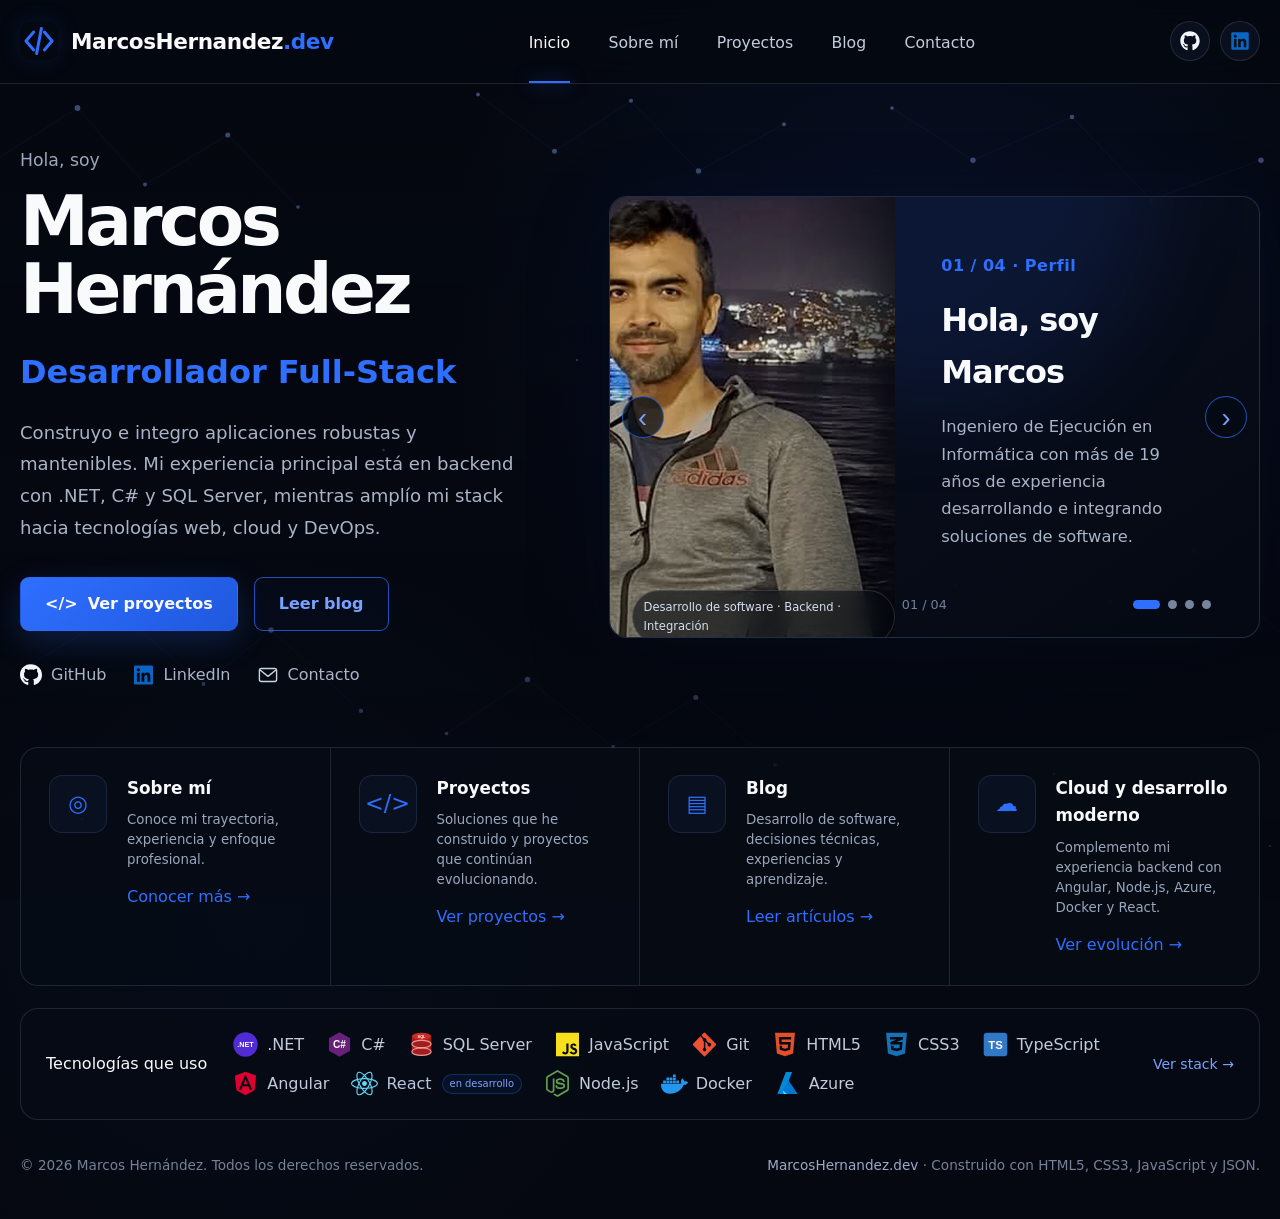
<file: index.html>
<!DOCTYPE html>
<html lang="es-CL">
<head>
  <meta charset="UTF-8">
  <meta name="viewport" content="width=device-width, initial-scale=1">
  <meta name="description" content="Sitio personal de Marcos Hernández, desarrollador de software con experiencia en .NET, C#, SQL Server, integración, web y cloud.">
  <meta name="theme-color" content="#050810">
  <title>Marcos Hernández | Desarrollador de Software</title>
  <link rel="stylesheet" href="css/site.css">
</head>
<body>
  <a class="skip-link" href="#contenido">Saltar al contenido</a>
  <site-header data-active="inicio"></site-header>

  <main id="contenido">
    <section class="hero container">
      <div class="hero-copy">
        <p class="eyebrow">Hola, soy</p>
        <h1>Marcos Hernández</h1>
        <p class="role">Desarrollador Full-Stack</p>
        <p class="hero-description">Construyo e integro aplicaciones robustas y mantenibles. Mi experiencia principal está en backend con .NET, C# y SQL Server, mientras amplío mi stack hacia tecnologías web, cloud y DevOps.</p>

        <div class="hero-actions">
          <a class="btn btn-primary" href="proyectos/index.html"><span aria-hidden="true">&lt;/&gt;</span> Ver proyectos</a>
          <a class="btn btn-secondary" href="blog/index.html">Leer blog</a>
        </div>

        <div class="social-links" aria-label="Enlaces profesionales">
          <a class="social-link icon-github" href="https://github.com/marcoshernandezti" target="_blank" rel="noopener noreferrer">
            <img src="img/icons/github.svg" alt="" aria-hidden="true"> GitHub
          </a>
          <a class="social-link" href="https://www.linkedin.com/in/marcoshernandezalvarez/" target="_blank" rel="noopener noreferrer">
            <img src="img/icons/linkedin.svg" alt="" aria-hidden="true"> LinkedIn
          </a>
          <a class="social-link" href="contacto/index.html">
            <img src="img/icons/mail.svg" alt="" aria-hidden="true"> Contacto
          </a>
        </div>
      </div>

      <div class="story-carousel" aria-roledescription="carrusel" aria-label="Historia profesional de Marcos Hernández">
        <div class="carousel-stage" id="carousel-stage" aria-live="polite"></div>
        <button class="carousel-arrow prev" type="button" aria-label="Historia anterior">‹</button>
        <button class="carousel-arrow next" type="button" aria-label="Historia siguiente">›</button>
        <div class="carousel-footer">
          <span class="carousel-counter" id="carousel-counter">01 / 04</span>
          <div class="carousel-dots" id="carousel-dots"></div>
        </div>
      </div>
    </section>

    <section class="quick-links container" aria-label="Explorar el sitio">
      <a class="quick-card" href="sobre-mi/index.html">
        <span class="card-icon" aria-hidden="true">◎</span>
        <span><strong>Sobre mí</strong><small>Conoce mi trayectoria, experiencia y enfoque profesional.</small><em>Conocer más →</em></span>
      </a>
      <a class="quick-card" href="proyectos/index.html">
        <span class="card-icon" aria-hidden="true">&lt;/&gt;</span>
        <span><strong>Proyectos</strong><small>Soluciones que he construido y proyectos que continúan evolucionando.</small><em>Ver proyectos →</em></span>
      </a>
      <a class="quick-card" href="blog/index.html">
        <span class="card-icon" aria-hidden="true">▤</span>
        <span><strong>Blog</strong><small>Desarrollo de software, decisiones técnicas, experiencias y aprendizaje.</small><em>Leer artículos →</em></span>
      </a>
      <a class="quick-card" href="sobre-mi/index.html#aprendizaje">
        <span class="card-icon" aria-hidden="true">☁</span>
        <span><strong>Cloud y desarrollo moderno</strong><small>Complemento mi experiencia backend con Angular, Node.js, Azure, Docker y React.</small><em>Ver evolución →</em></span>
      </a>
    </section>

    <section class="tech-strip container" aria-labelledby="tech-title">
      <span class="tech-label" id="tech-title">Tecnologías que uso</span>
      <div class="tech-items tech-with-icons">
        <span class="tech-item"><img src="img/icons/dotnet.svg" alt="">.NET</span>
        <span class="tech-item"><img src="img/icons/csharp.svg" alt="">C#</span>
        <span class="tech-item"><img src="img/icons/sqlserver.svg" alt="">SQL Server</span>
        <span class="tech-item"><img src="img/icons/javascript.svg" alt="">JavaScript</span>
        <span class="tech-item"><img src="img/icons/git.svg" alt="">Git</span>
        <span class="tech-item"><img src="img/icons/html5.svg" alt="">HTML5</span>
        <span class="tech-item"><img src="img/icons/css3.svg" alt="">CSS3</span>
        <span class="tech-item"><img src="img/icons/typescript.svg" alt="">TypeScript</span>
        <span class="tech-item"><img src="img/icons/angular.svg" alt="">Angular</span>
        <span class="tech-item strengthening"><img src="img/icons/react.svg" alt="">React</span>
        <span class="tech-item"><img src="img/icons/nodejs.svg" alt="">Node.js</span>
        <span class="tech-item"><img src="img/icons/docker.svg" alt="">Docker</span>
        <span class="tech-item"><img src="img/icons/azure.svg" alt="">Azure</span>
      </div>
      <a class="tech-more" href="sobre-mi/index.html#tecnologias">Ver stack →</a>
    </section>
  </main>

  <site-footer></site-footer>
  <script src="js/site.js" defer></script>
  <script src="js/home.js" defer></script>
</body>
</html>
</file>
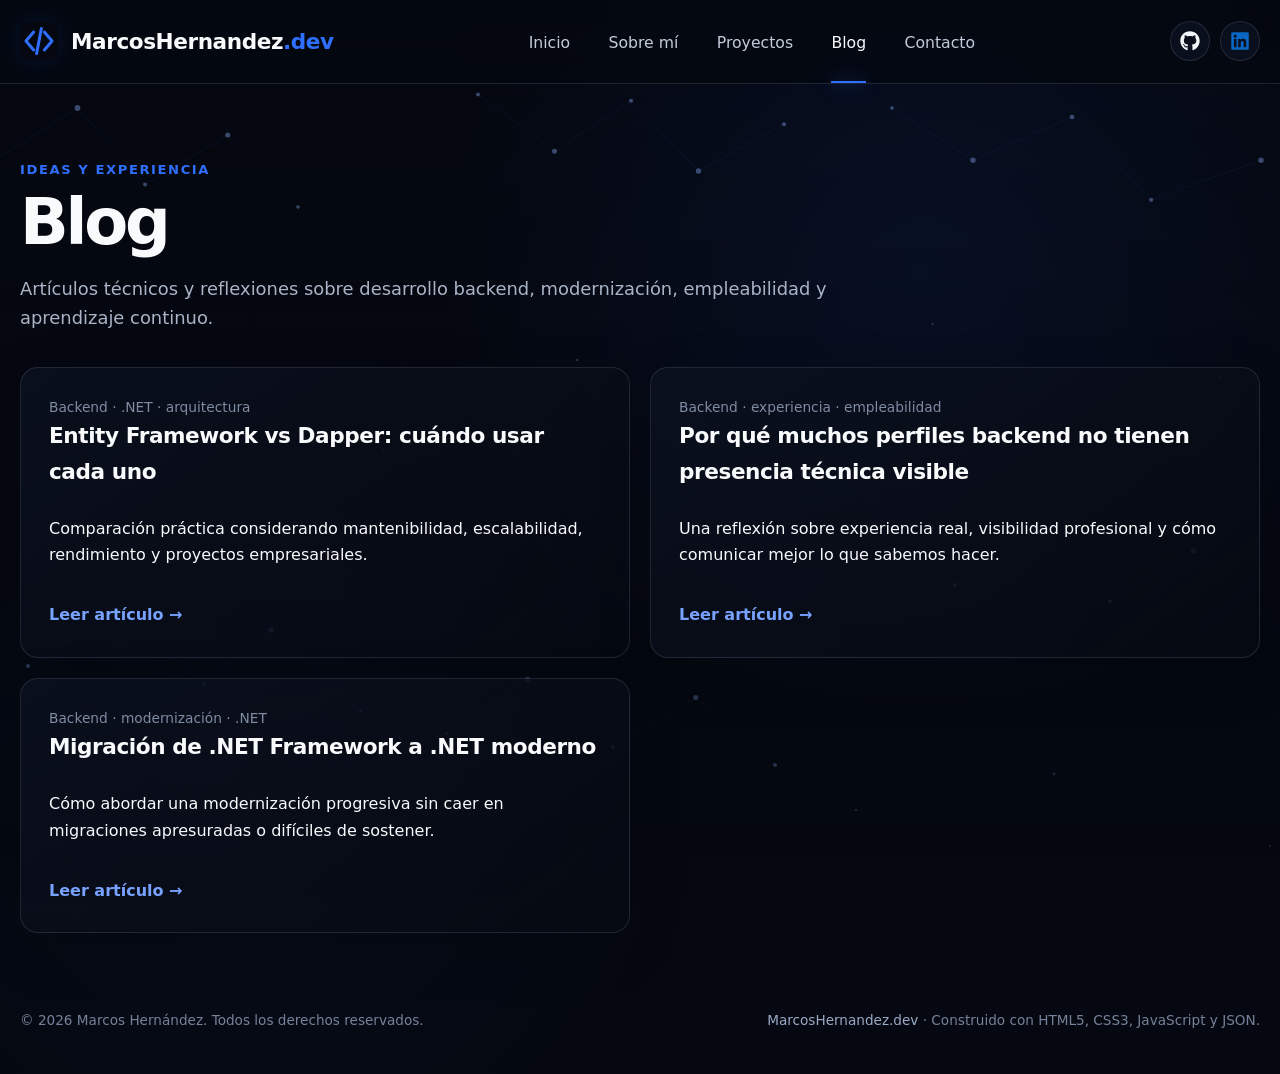
<file: blog/index.html>
<!DOCTYPE html><html lang="es-CL"><head><meta charset="UTF-8"><meta name="viewport" content="width=device-width,initial-scale=1"><title>Blog | Marcos Hernández</title><meta name="description" content="Artículos y reflexiones sobre backend, .NET, experiencia profesional y aprendizaje continuo."><link rel="stylesheet" href="../css/site.css"></head><body><site-header data-active="blog"></site-header><main class="page-main"><div class="container"><header class="page-hero"><span class="page-kicker">Ideas y experiencia</span><h1 class="page-title">Blog</h1><p class="page-lead">Artículos técnicos y reflexiones sobre desarrollo backend, modernización, empleabilidad y aprendizaje continuo.</p></header><div class="blog-grid">
<article class="content-card post-card"><span class="meta">Backend · .NET · arquitectura</span><h2>Entity Framework vs Dapper: cuándo usar cada uno</h2><p>Comparación práctica considerando mantenibilidad, escalabilidad, rendimiento y proyectos empresariales.</p><a class="card-link" href="entity-framework-vs-dapper/index.html">Leer artículo →</a></article>
<article class="content-card post-card"><span class="meta">Backend · experiencia · empleabilidad</span><h2>Por qué muchos perfiles backend no tienen presencia técnica visible</h2><p>Una reflexión sobre experiencia real, visibilidad profesional y cómo comunicar mejor lo que sabemos hacer.</p><a class="card-link" href="presencia-tecnica-backend/index.html">Leer artículo →</a></article>
<article class="content-card post-card"><span class="meta">Backend · modernización · .NET</span><h2>Migración de .NET Framework a .NET moderno</h2><p>Cómo abordar una modernización progresiva sin caer en migraciones apresuradas o difíciles de sostener.</p><a class="card-link" href="migracion-dotnet-core/index.html">Leer artículo →</a></article>
</div></div></main><site-footer></site-footer><script src="../js/site.js" defer></script></body></html>
</file>
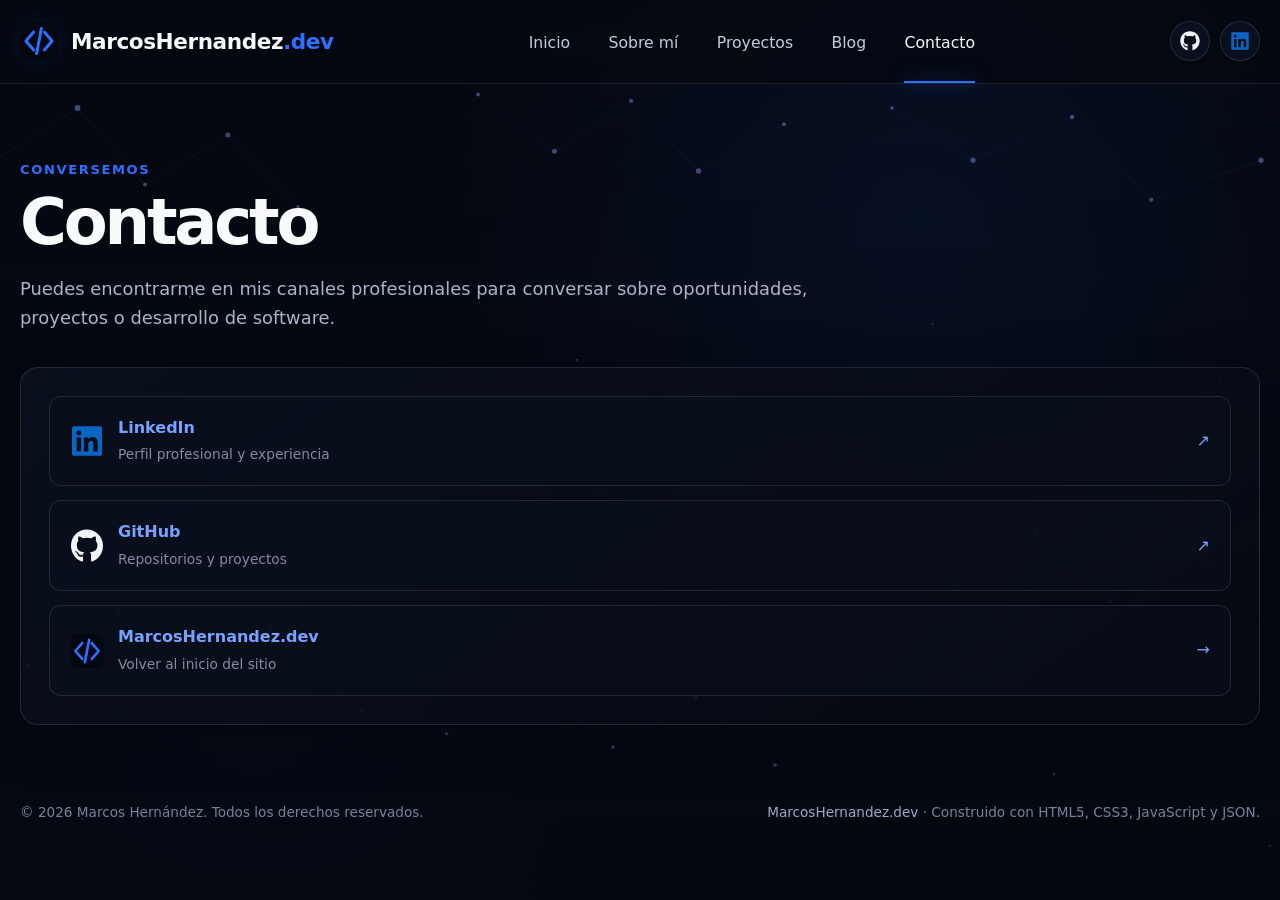
<file: contacto/index.html>
<!DOCTYPE html>
<html lang="es-CL">
<head>
  <meta charset="UTF-8">
  <meta name="viewport" content="width=device-width, initial-scale=1">
  <meta name="description" content="Contacto profesional con Marcos Hernández.">
  <meta name="theme-color" content="#050810">
  <title>Contacto | Marcos Hernández</title>
  <link rel="stylesheet" href="../css/site.css">
</head>
<body>
  <site-header data-active="contacto"></site-header>
  <main class="page-main">
    <div class="container">
      <header class="page-hero">
        <span class="page-kicker">Conversemos</span>
        <h1 class="page-title">Contacto</h1>
        <p class="page-lead">Puedes encontrarme en mis canales profesionales para conversar sobre oportunidades, proyectos o desarrollo de software.</p>
      </header>

      <div class="content-card contact-list">
        <a class="contact-item" href="https://www.linkedin.com/in/marcoshernandezalvarez/" target="_blank" rel="noopener noreferrer">
          <span class="contact-main"><img class="contact-icon" src="../img/icons/linkedin.svg" alt=""><span><strong>LinkedIn</strong><br><span class="meta">Perfil profesional y experiencia</span></span></span><span>↗</span>
        </a>
        <a class="contact-item icon-github" href="https://github.com/marcoshernandezti" target="_blank" rel="noopener noreferrer">
          <span class="contact-main"><img class="contact-icon" src="../img/icons/github.svg" alt=""><span><strong>GitHub</strong><br><span class="meta">Repositorios y proyectos</span></span></span><span>↗</span>
        </a>
        <a class="contact-item" href="../index.html">
          <span class="contact-main"><img class="contact-icon" src="../img/icons/favicon.svg" alt=""><span><strong>MarcosHernandez.dev</strong><br><span class="meta">Volver al inicio del sitio</span></span></span><span>→</span>
        </a>
      </div>
    </div>
  </main>
  <site-footer></site-footer>
  <script src="../js/site.js" defer></script>
</body>
</html>
</file>
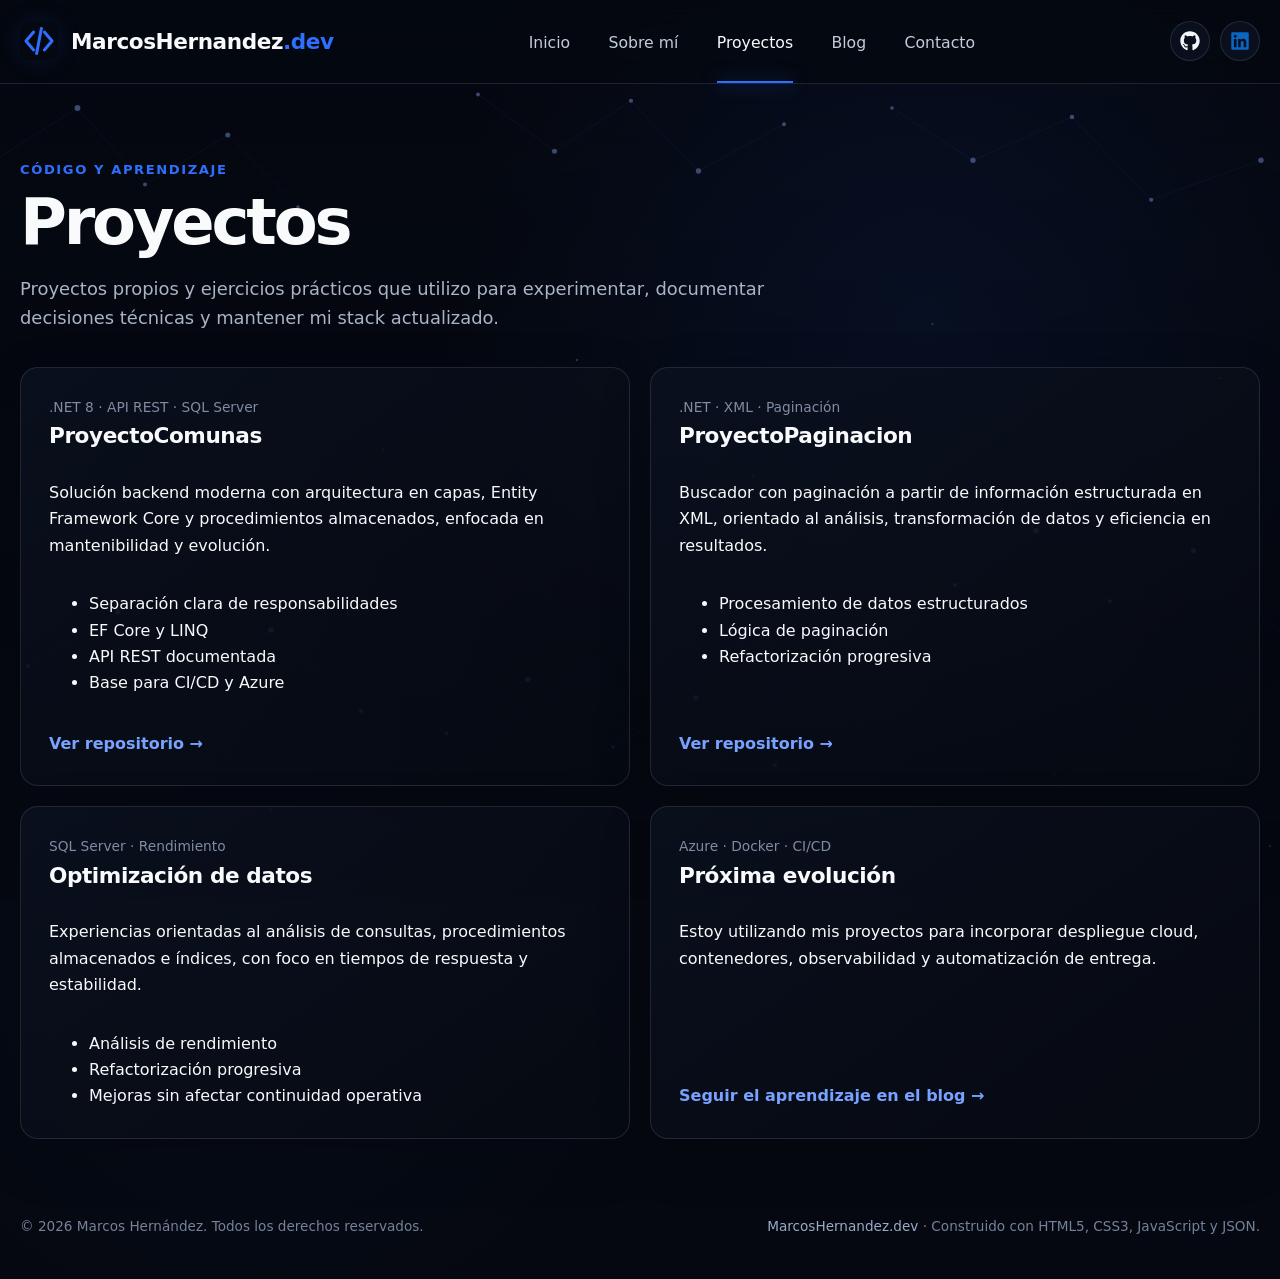
<file: proyectos/index.html>
<!DOCTYPE html><html lang="es-CL"><head><meta charset="UTF-8"><meta name="viewport" content="width=device-width,initial-scale=1"><title>Proyectos | Marcos Hernández</title><meta name="description" content="Proyectos de Marcos Hernández enfocados en backend, APIs, datos y modernización."><link rel="stylesheet" href="../css/site.css"></head><body><site-header data-active="proyectos"></site-header><main class="page-main"><div class="container"><header class="page-hero"><span class="page-kicker">Código y aprendizaje</span><h1 class="page-title">Proyectos</h1><p class="page-lead">Proyectos propios y ejercicios prácticos que utilizo para experimentar, documentar decisiones técnicas y mantener mi stack actualizado.</p></header><div class="project-grid">
<article class="content-card project-card"><span class="meta">.NET 8 · API REST · SQL Server</span><h2>ProyectoComunas</h2><p>Solución backend moderna con arquitectura en capas, Entity Framework Core y procedimientos almacenados, enfocada en mantenibilidad y evolución.</p><ul><li>Separación clara de responsabilidades</li><li>EF Core y LINQ</li><li>API REST documentada</li><li>Base para CI/CD y Azure</li></ul><a class="card-link" href="https://github.com/marcoshernandezti/ProyectoComunas" target="_blank" rel="noopener noreferrer">Ver repositorio →</a></article>
<article class="content-card project-card"><span class="meta">.NET · XML · Paginación</span><h2>ProyectoPaginacion</h2><p>Buscador con paginación a partir de información estructurada en XML, orientado al análisis, transformación de datos y eficiencia en resultados.</p><ul><li>Procesamiento de datos estructurados</li><li>Lógica de paginación</li><li>Refactorización progresiva</li></ul><a class="card-link" href="https://github.com/marcoshernandezti/ProyectoPaginacion" target="_blank" rel="noopener noreferrer">Ver repositorio →</a></article>
<article class="content-card project-card"><span class="meta">SQL Server · Rendimiento</span><h2>Optimización de datos</h2><p>Experiencias orientadas al análisis de consultas, procedimientos almacenados e índices, con foco en tiempos de respuesta y estabilidad.</p><ul><li>Análisis de rendimiento</li><li>Refactorización progresiva</li><li>Mejoras sin afectar continuidad operativa</li></ul></article>
<article class="content-card project-card"><span class="meta">Azure · Docker · CI/CD</span><h2>Próxima evolución</h2><p>Estoy utilizando mis proyectos para incorporar despliegue cloud, contenedores, observabilidad y automatización de entrega.</p><a class="card-link" href="../blog/index.html">Seguir el aprendizaje en el blog →</a></article>
</div></div></main><site-footer></site-footer><script src="../js/site.js" defer></script></body></html>
</file>
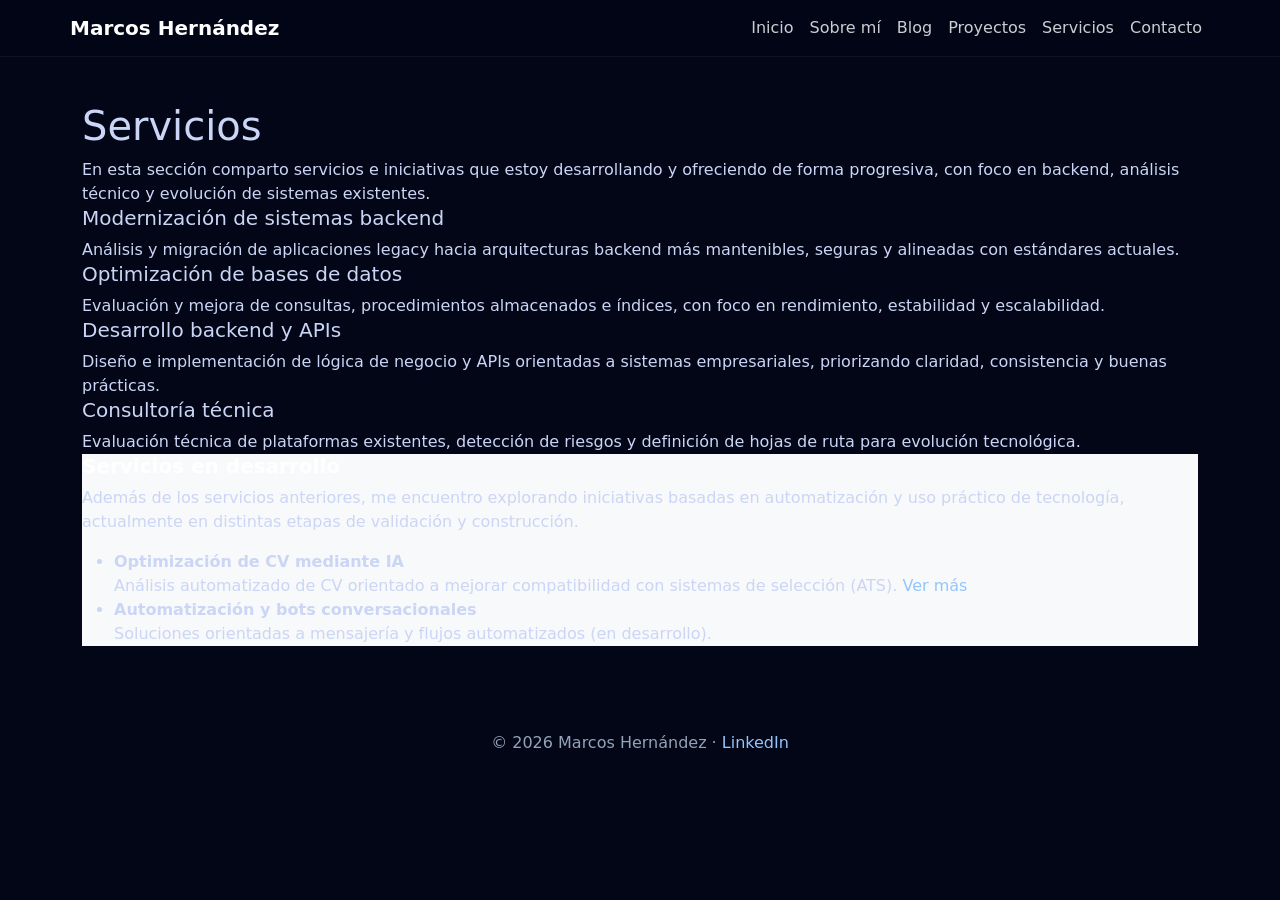
<file: servicios/index.html>
<!DOCTYPE html>
<html lang="es">
<head>
  <meta charset="UTF-8">
  <meta name="viewport" content="width=device-width, initial-scale=1">

  <title>Servicios | Marcos Hernández</title>

  <meta name="description" content="Servicios y soluciones en desarrollo de Marcos Hernández.">
  <meta name="author" content="Marcos Hernández">

  <!-- Google Analytics -->
  <script async src="https://www.googletagmanager.com/gtag/js?id=G-2KFRD0RRSB"></script>
  <script>
    window.dataLayer = window.dataLayer || [];
    function gtag(){dataLayer.push(arguments);}
    gtag('js', new Date());

    gtag('config', 'G-2KFRD0RRSB');
  </script>

  <!-- Bootstrap -->
  <link href="https://cdn.jsdelivr.net/npm/bootstrap@5.3.3/dist/css/bootstrap.min.css" rel="stylesheet">

  <!-- Estilos propios -->
  <link href="../css/style.css" rel="stylesheet">
</head>

<body>

<!-- ====== HEADER ====== -->
<header class="site-header">
  <nav class="container navbar navbar-expand-lg navbar-light">
    <a class="navbar-brand fw-semibold" href="/">Marcos Hernández</a>

    <button class="navbar-toggler" type="button" data-bs-toggle="collapse" data-bs-target="#menu">
      <span class="navbar-toggler-icon"></span>
    </button>

    <div id="menu" class="collapse navbar-collapse">
      <ul class="navbar-nav ms-auto">
        <li class="nav-item"><a class="nav-link" href="/">Inicio</a></li>
        <li class="nav-item"><a class="nav-link" href="/sobre-mi/">Sobre mí</a></li>
        <li class="nav-item"><a class="nav-link" href="/blog/">Blog</a></li>
        <li class="nav-item"><a class="nav-link" href="/proyectos/">Proyectos</a></li>
        <li class="nav-item"><span class="nav-link active">Servicios</span></li>
        <li class="nav-item"><a class="nav-link" href="/contacto/">Contacto</a></li>
      </ul>
    </div>
  </nav>
</header>

<!-- ====== SERVICIOS ====== -->
<section class="section">
  <div class="container">

    <h1 class="section-title">Servicios</h1>

    <!-- INTRO -->
    <div class="service-card">
      <p class="mb-0">
        En esta sección comparto servicios e iniciativas que estoy desarrollando y ofreciendo de
        forma progresiva, con foco en backend, análisis técnico y evolución de sistemas existentes.
      </p>
    </div>

    <!-- SERVICIOS PRINCIPALES -->
    <div class="service-card">
      <h3 class="h5 mb-2">Modernización de sistemas backend</h3>
      <p class="mb-0">
        Análisis y migración de aplicaciones legacy hacia arquitecturas backend más mantenibles,
        seguras y alineadas con estándares actuales.
      </p>
    </div>

    <div class="service-card">
      <h3 class="h5 mb-2">Optimización de bases de datos</h3>
      <p class="mb-0">
        Evaluación y mejora de consultas, procedimientos almacenados e índices, con foco en
        rendimiento, estabilidad y escalabilidad.
      </p>
    </div>

    <div class="service-card">
      <h3 class="h5 mb-2">Desarrollo backend y APIs</h3>
      <p class="mb-0">
        Diseño e implementación de lógica de negocio y APIs orientadas a sistemas empresariales,
        priorizando claridad, consistencia y buenas prácticas.
      </p>
    </div>

    <div class="service-card">
      <h3 class="h5 mb-2">Consultoría técnica</h3>
      <p class="mb-0">
        Evaluación técnica de plataformas existentes, detección de riesgos y definición de
        hojas de ruta para evolución tecnológica.
      </p>
    </div>

    <!-- SERVICIOS EN DESARROLLO -->
    <div class="service-card bg-light">
      <h2 class="h5 mb-2">Servicios en desarrollo</h2>

      <p>
        Además de los servicios anteriores, me encuentro explorando iniciativas basadas en
        automatización y uso práctico de tecnología, actualmente en distintas etapas de
        validación y construcción.
      </p>

      <ul class="mb-0">
        <li>
          <strong>Optimización de CV mediante IA</strong><br>
          Análisis automatizado de CV orientado a mejorar compatibilidad con sistemas de selección (ATS).
          <a href="/servicios/optimizacion-cv/">Ver más</a>
        </li>
        <li>
          <strong>Automatización y bots conversacionales</strong><br>
          Soluciones orientadas a mensajería y flujos automatizados (en desarrollo).
        </li>
      </ul>
    </div>

  </div>
</section>

<!-- ====== FOOTER ====== -->
<footer class="site-footer">
  <div class="container">
    <p>
      © 2026 Marcos Hernández ·
      <a href="https://www.linkedin.com/in/marcoshernandezalvarez/" target="_blank">LinkedIn</a>
    </p>
  </div>
</footer>

<script src="https://cdn.jsdelivr.net/npm/bootstrap@5.3.3/dist/js/bootstrap.bundle.min.js"></script>
</body>
</html>
</file>
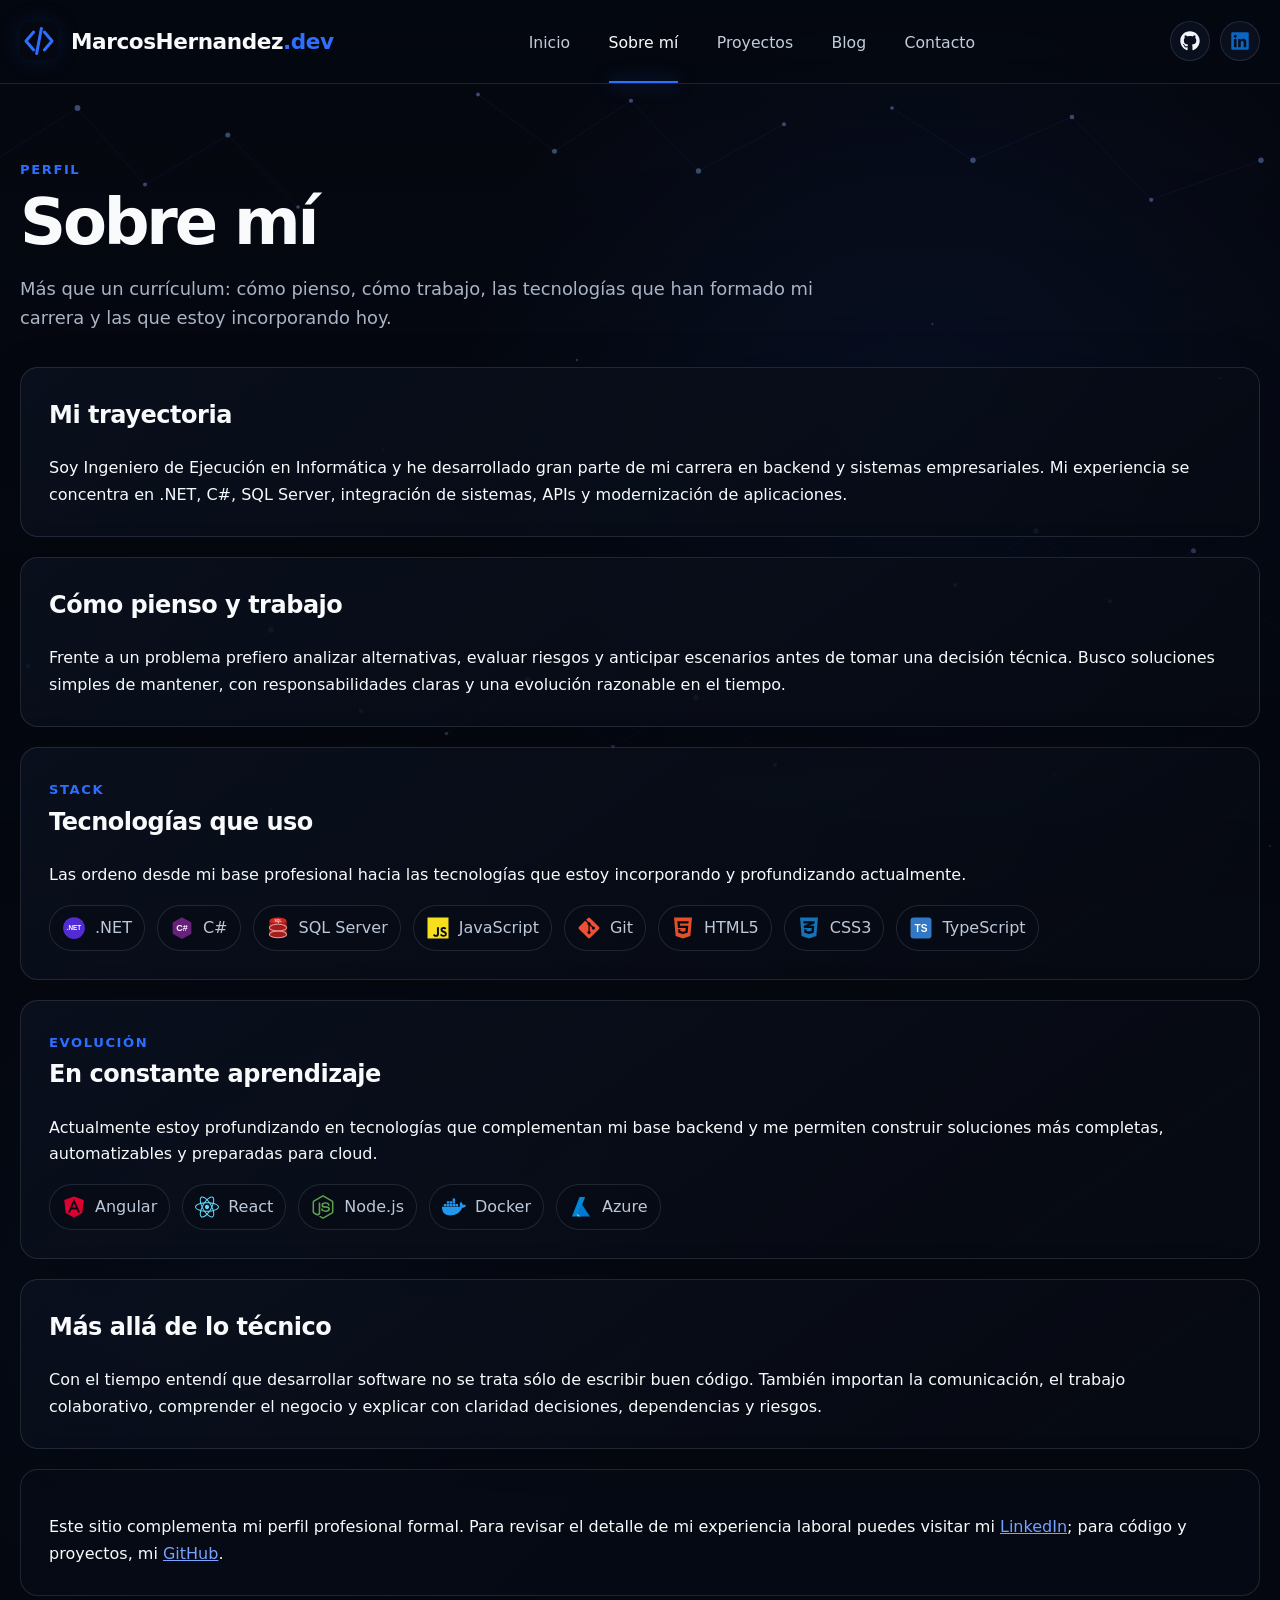
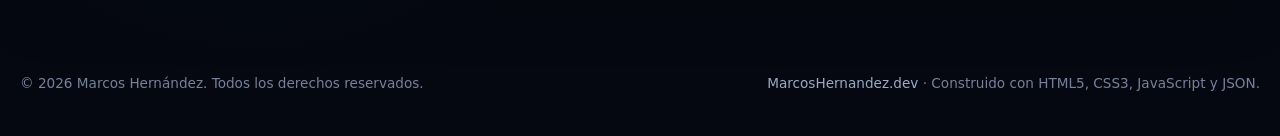
<file: sobre-mi/index.html>
<!DOCTYPE html>
<html lang="es-CL">
<head>
  <meta charset="UTF-8">
  <meta name="viewport" content="width=device-width, initial-scale=1">
  <meta name="description" content="Sobre Marcos Hernández: trayectoria, desarrollo de software, backend, Full-Stack y aprendizaje continuo.">
  <meta name="theme-color" content="#050810">
  <title>Sobre mí | Marcos Hernández</title>
  <link rel="stylesheet" href="../css/site.css">
</head>
<body>
  <site-header data-active="sobre-mi"></site-header>
  <main class="page-main">
    <div class="container">
      <header class="page-hero">
        <span class="page-kicker">Perfil</span>
        <h1 class="page-title">Sobre mí</h1>
        <p class="page-lead">Más que un currículum: cómo pienso, cómo trabajo, las tecnologías que han formado mi carrera y las que estoy incorporando hoy.</p>
      </header>

      <div class="content-grid">
        <section class="content-card">
          <h2>Mi trayectoria</h2>
          <p>Soy Ingeniero de Ejecución en Informática y he desarrollado gran parte de mi carrera en backend y sistemas empresariales. Mi experiencia se concentra en .NET, C#, SQL Server, integración de sistemas, APIs y modernización de aplicaciones.</p>
        </section>

        <section class="content-card">
          <h2>Cómo pienso y trabajo</h2>
          <p>Frente a un problema prefiero analizar alternativas, evaluar riesgos y anticipar escenarios antes de tomar una decisión técnica. Busco soluciones simples de mantener, con responsabilidades claras y una evolución razonable en el tiempo.</p>
        </section>

        <section class="content-card" id="tecnologias">
          <span class="page-kicker">Stack</span>
          <h2>Tecnologías que uso</h2>
          <p>Las ordeno desde mi base profesional hacia las tecnologías que estoy incorporando y profundizando actualmente.</p>
          <div class="icon-list" aria-label="Tecnologías">
            <span class="icon-chip"><img src="../img/icons/dotnet.svg" alt="">.NET</span>
            <span class="icon-chip"><img src="../img/icons/csharp.svg" alt="">C#</span>
            <span class="icon-chip"><img src="../img/icons/sqlserver.svg" alt="">SQL Server</span>
            <span class="icon-chip"><img src="../img/icons/javascript.svg" alt="">JavaScript</span>
            <span class="icon-chip"><img src="../img/icons/git.svg" alt="">Git</span>
            <span class="icon-chip"><img src="../img/icons/html5.svg" alt="">HTML5</span>
            <span class="icon-chip"><img src="../img/icons/css3.svg" alt="">CSS3</span>
            <span class="icon-chip"><img src="../img/icons/typescript.svg" alt="">TypeScript</span>
          </div>
        </section>

        <section class="content-card" id="aprendizaje">
          <span class="page-kicker">Evolución</span>
          <h2>En constante aprendizaje</h2>
          <p>Actualmente estoy profundizando en tecnologías que complementan mi base backend y me permiten construir soluciones más completas, automatizables y preparadas para cloud.</p>
          <div class="icon-list" aria-label="Tecnologías en aprendizaje">
            <span class="icon-chip"><img src="../img/icons/angular.svg" alt="">Angular</span>
            <span class="icon-chip"><img src="../img/icons/react.svg" alt="">React</span>
            <span class="icon-chip"><img src="../img/icons/nodejs.svg" alt="">Node.js</span>
            <span class="icon-chip"><img src="../img/icons/docker.svg" alt="">Docker</span>
            <span class="icon-chip"><img src="../img/icons/azure.svg" alt="">Azure</span>
          </div>
        </section>

        <section class="content-card">
          <h2>Más allá de lo técnico</h2>
          <p>Con el tiempo entendí que desarrollar software no se trata sólo de escribir buen código. También importan la comunicación, el trabajo colaborativo, comprender el negocio y explicar con claridad decisiones, dependencias y riesgos.</p>
        </section>

        <section class="content-card muted-card">
          <p>Este sitio complementa mi perfil profesional formal. Para revisar el detalle de mi experiencia laboral puedes visitar mi <a href="https://www.linkedin.com/in/marcoshernandezalvarez/" target="_blank" rel="noopener noreferrer">LinkedIn</a>; para código y proyectos, mi <a href="https://github.com/marcoshernandezti" target="_blank" rel="noopener noreferrer">GitHub</a>.</p>
        </section>
      </div>
    </div>
  </main>
  <site-footer></site-footer>
  <script src="../js/site.js" defer></script>
</body>
</html>
</file>
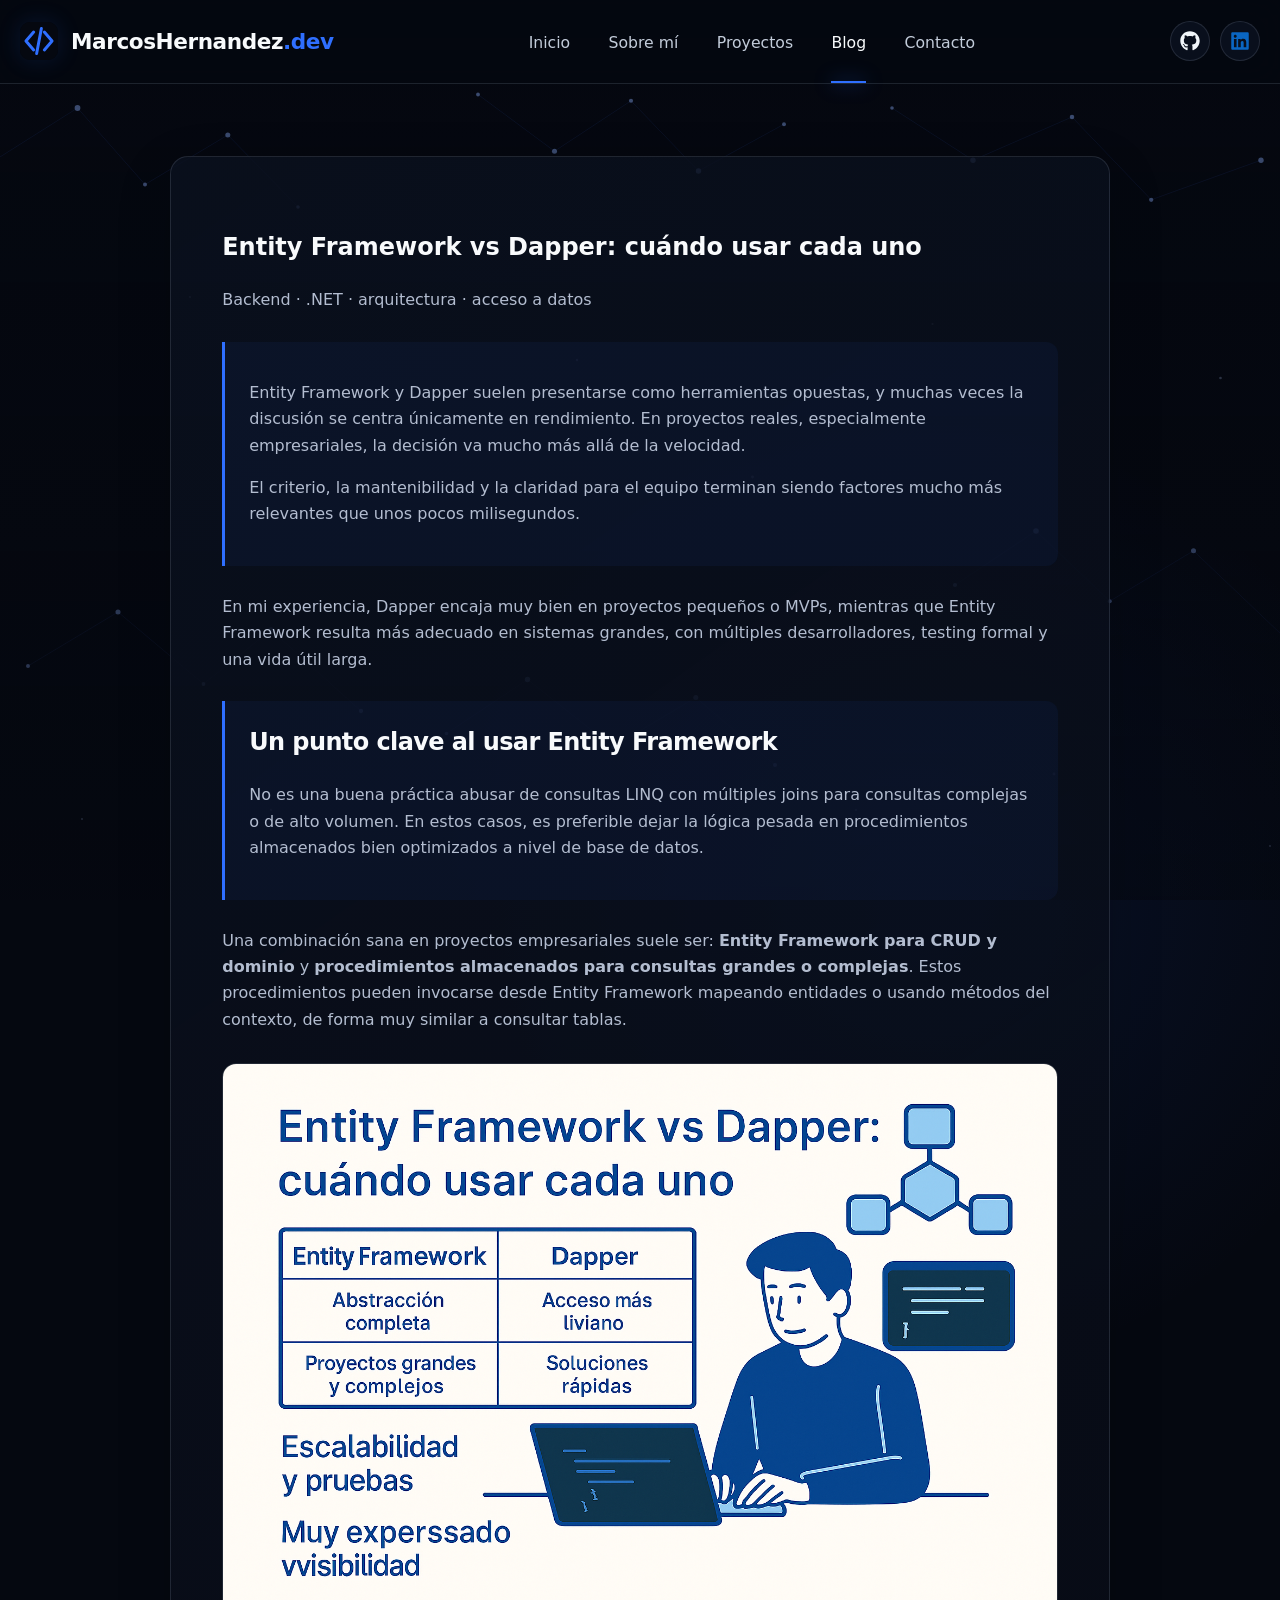
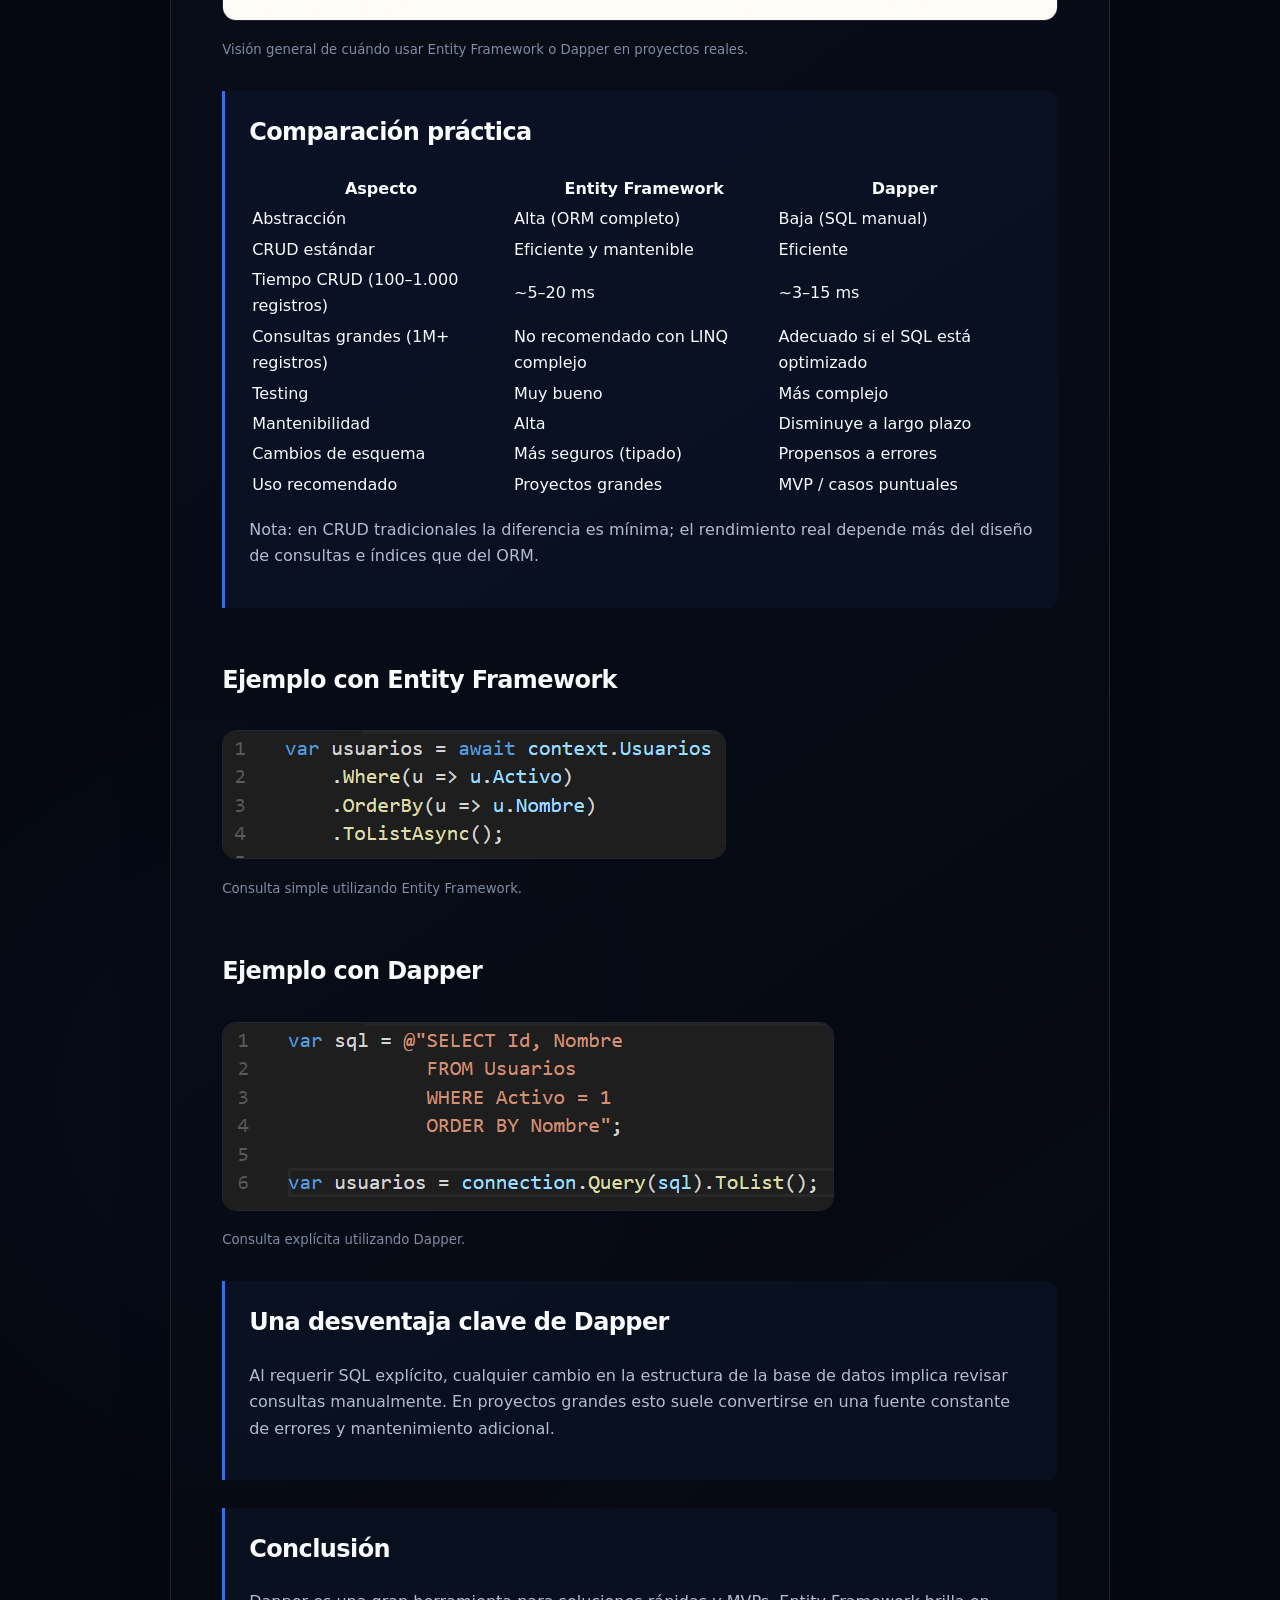
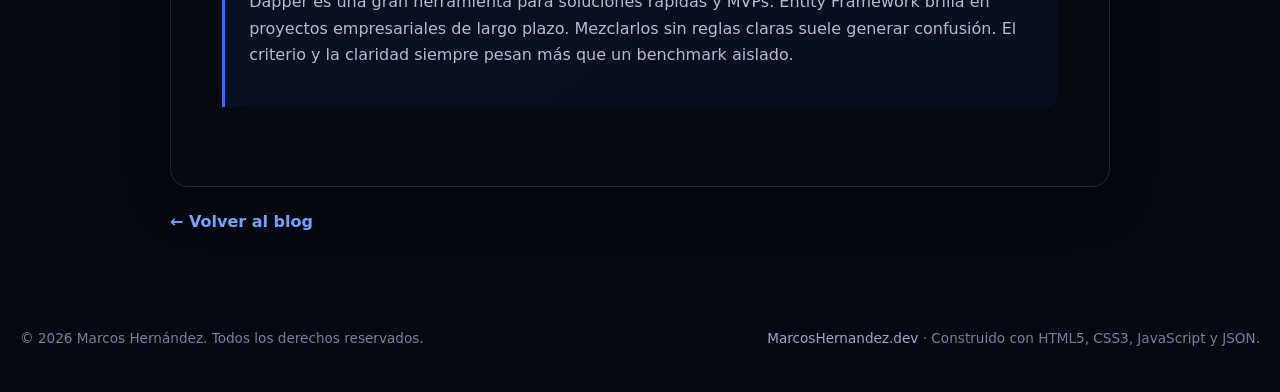
<file: blog/entity-framework-vs-dapper/index.html>
<!DOCTYPE html><html lang="es-CL"><head><meta charset="UTF-8"><meta name="viewport" content="width=device-width,initial-scale=1"><title>Entity Framework vs Dapper | Marcos Hernández</title><meta name="description" content="Comparación práctica entre Entity Framework y Dapper."><link rel="stylesheet" href="../../css/site.css"></head><body><site-header data-active="blog"></site-header><main class="page-main"><div class="container article-wrap"><div class="article-card"><article>
<h1 class="section-title">
        Entity Framework vs Dapper: cuándo usar cada uno
      </h1>
<p class="text-muted mb-4">
        Backend · .NET · arquitectura · acceso a datos
      </p>
<!-- INTRO -->
<div class="article-highlight">
<p>
          Entity Framework y Dapper suelen presentarse como herramientas opuestas, y muchas veces
          la discusión se centra únicamente en rendimiento. En proyectos reales, especialmente
          empresariales, la decisión va mucho más allá de la velocidad.
        </p>
<p class="mb-0">
          El criterio, la mantenibilidad y la claridad para el equipo terminan siendo factores
          mucho más relevantes que unos pocos milisegundos.
        </p>
</div>
<p>
        En mi experiencia, Dapper encaja muy bien en proyectos pequeños o MVPs, mientras que
        Entity Framework resulta más adecuado en sistemas grandes, con múltiples desarrolladores,
        testing formal y una vida útil larga.
      </p>
<!-- CRITERIO EF -->
<div class="article-highlight">
<h2 class="h5">Un punto clave al usar Entity Framework</h2>
<p class="mb-0">
          No es una buena práctica abusar de consultas LINQ con múltiples joins para consultas
          complejas o de alto volumen. En estos casos, es preferible dejar la lógica pesada en
          procedimientos almacenados bien optimizados a nivel de base de datos.
        </p>
</div>
<p>
        Una combinación sana en proyectos empresariales suele ser:
        <strong>Entity Framework para CRUD y dominio</strong> y
        <strong>procedimientos almacenados para consultas grandes o complejas</strong>.
        Estos procedimientos pueden invocarse desde Entity Framework mapeando entidades
        o usando métodos del contexto, de forma muy similar a consultar tablas.
      </p>
<!-- IMAGEN COMPARATIVA -->
<figure class="my-5 text-center post-image">
<img alt="Comparación Entity Framework vs Dapper" class="img-fluid rounded" src="../../assets/img/ef-vs-dapper-comparativa.png"/>
<figcaption class="text-muted small mt-2">
          Visión general de cuándo usar Entity Framework o Dapper en proyectos reales.
        </figcaption>
</figure>
<!-- TABLA COMPARATIVA -->
<div class="article-highlight">
<h2 class="h5">Comparación práctica</h2>
<div class="table-responsive">
<table class="table table-sm align-middle">
<thead>
<tr>
<th>Aspecto</th>
<th>Entity Framework</th>
<th>Dapper</th>
</tr>
</thead>
<tbody>
<tr>
<td>Abstracción</td>
<td>Alta (ORM completo)</td>
<td>Baja (SQL manual)</td>
</tr>
<tr>
<td>CRUD estándar</td>
<td>Eficiente y mantenible</td>
<td>Eficiente</td>
</tr>
<tr>
<td>Tiempo CRUD (100–1.000 registros)</td>
<td>~5–20 ms</td>
<td>~3–15 ms</td>
</tr>
<tr>
<td>Consultas grandes (1M+ registros)</td>
<td>No recomendado con LINQ complejo</td>
<td>Adecuado si el SQL está optimizado</td>
</tr>
<tr>
<td>Testing</td>
<td>Muy bueno</td>
<td>Más complejo</td>
</tr>
<tr>
<td>Mantenibilidad</td>
<td>Alta</td>
<td>Disminuye a largo plazo</td>
</tr>
<tr>
<td>Cambios de esquema</td>
<td>Más seguros (tipado)</td>
<td>Propensos a errores</td>
</tr>
<tr>
<td>Uso recomendado</td>
<td>Proyectos grandes</td>
<td>MVP / casos puntuales</td>
</tr>
</tbody>
</table>
</div>
<p class="mb-0 text-muted small">
          Nota: en CRUD tradicionales la diferencia es mínima; el rendimiento real depende
          más del diseño de consultas e índices que del ORM.
        </p>
</div>
<!-- EJEMPLO EF -->
<h2>Ejemplo con Entity Framework</h2>
<figure class="my-4 text-center post-image">
<img alt="Ejemplo de código Entity Framework" class="img-fluid rounded" src="../../assets/img/codigo-entity-framework.png"/>
<figcaption class="text-muted small mt-2">
          Consulta simple utilizando Entity Framework.
        </figcaption>
</figure>
<!-- EJEMPLO DAPPER -->
<h2>Ejemplo con Dapper</h2>
<figure class="my-4 text-center post-image">
<img alt="Ejemplo de código con Dapper" class="img-fluid rounded" src="../../assets/img/codigo-dapper.png"/>
<figcaption class="text-muted small mt-2">
          Consulta explícita utilizando Dapper.
        </figcaption>
</figure>
<!-- BLOQUE DAPPER -->
<div class="article-highlight">
<h2 class="h5">Una desventaja clave de Dapper</h2>
<p class="mb-0">
          Al requerir SQL explícito, cualquier cambio en la estructura de la base de datos
          implica revisar consultas manualmente. En proyectos grandes esto suele convertirse
          en una fuente constante de errores y mantenimiento adicional.
        </p>
</div>
<!-- CONCLUSIÓN -->
<div class="article-highlight">
<h2 class="h5">Conclusión</h2>
<p class="mb-0">
          Dapper es una gran herramienta para soluciones rápidas y MVPs. Entity Framework
          brilla en proyectos empresariales de largo plazo. Mezclarlos sin reglas claras
          suele generar confusión. El criterio y la claridad siempre pesan más que un
          benchmark aislado.
        </p>
</div>
</article></div><p style="margin-top:22px"><a class="card-link" href="../index.html">← Volver al blog</a></p></div></main><site-footer></site-footer><script src="../../js/site.js" defer></script></body></html>
</file>
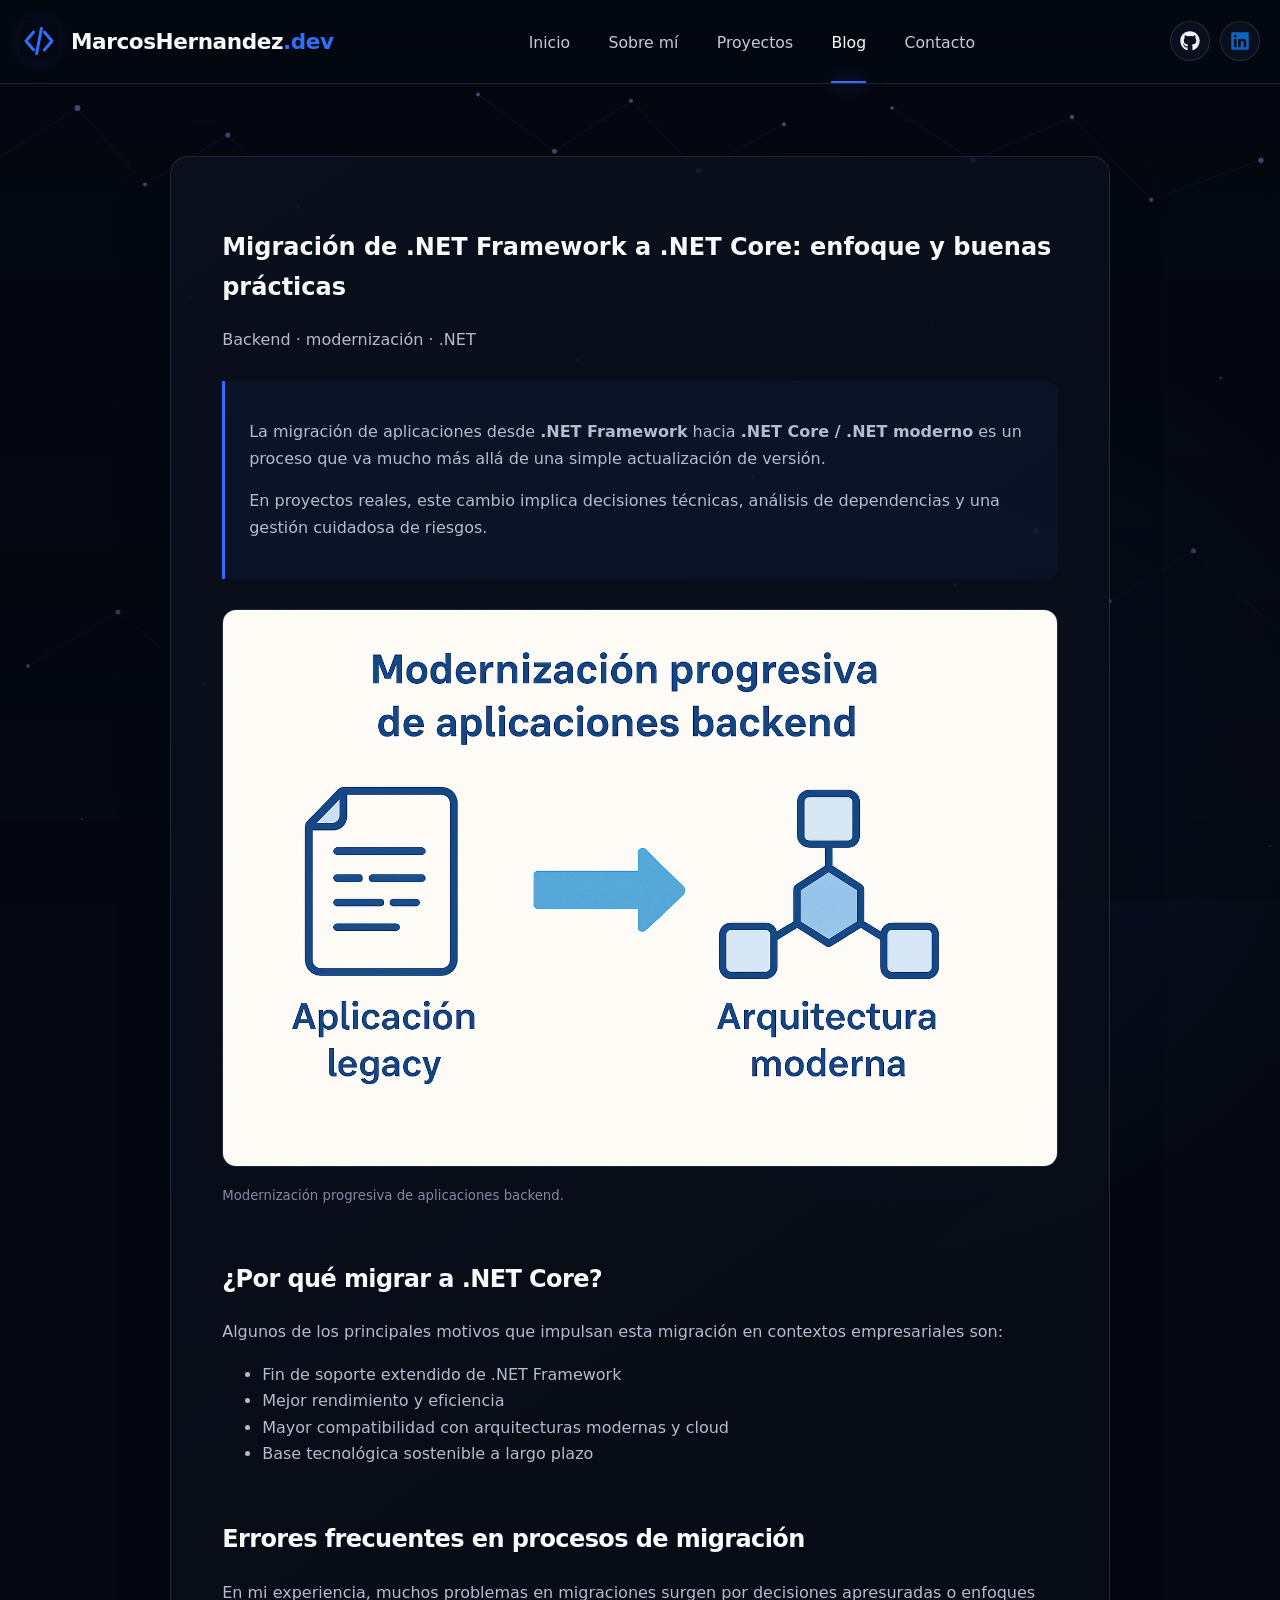
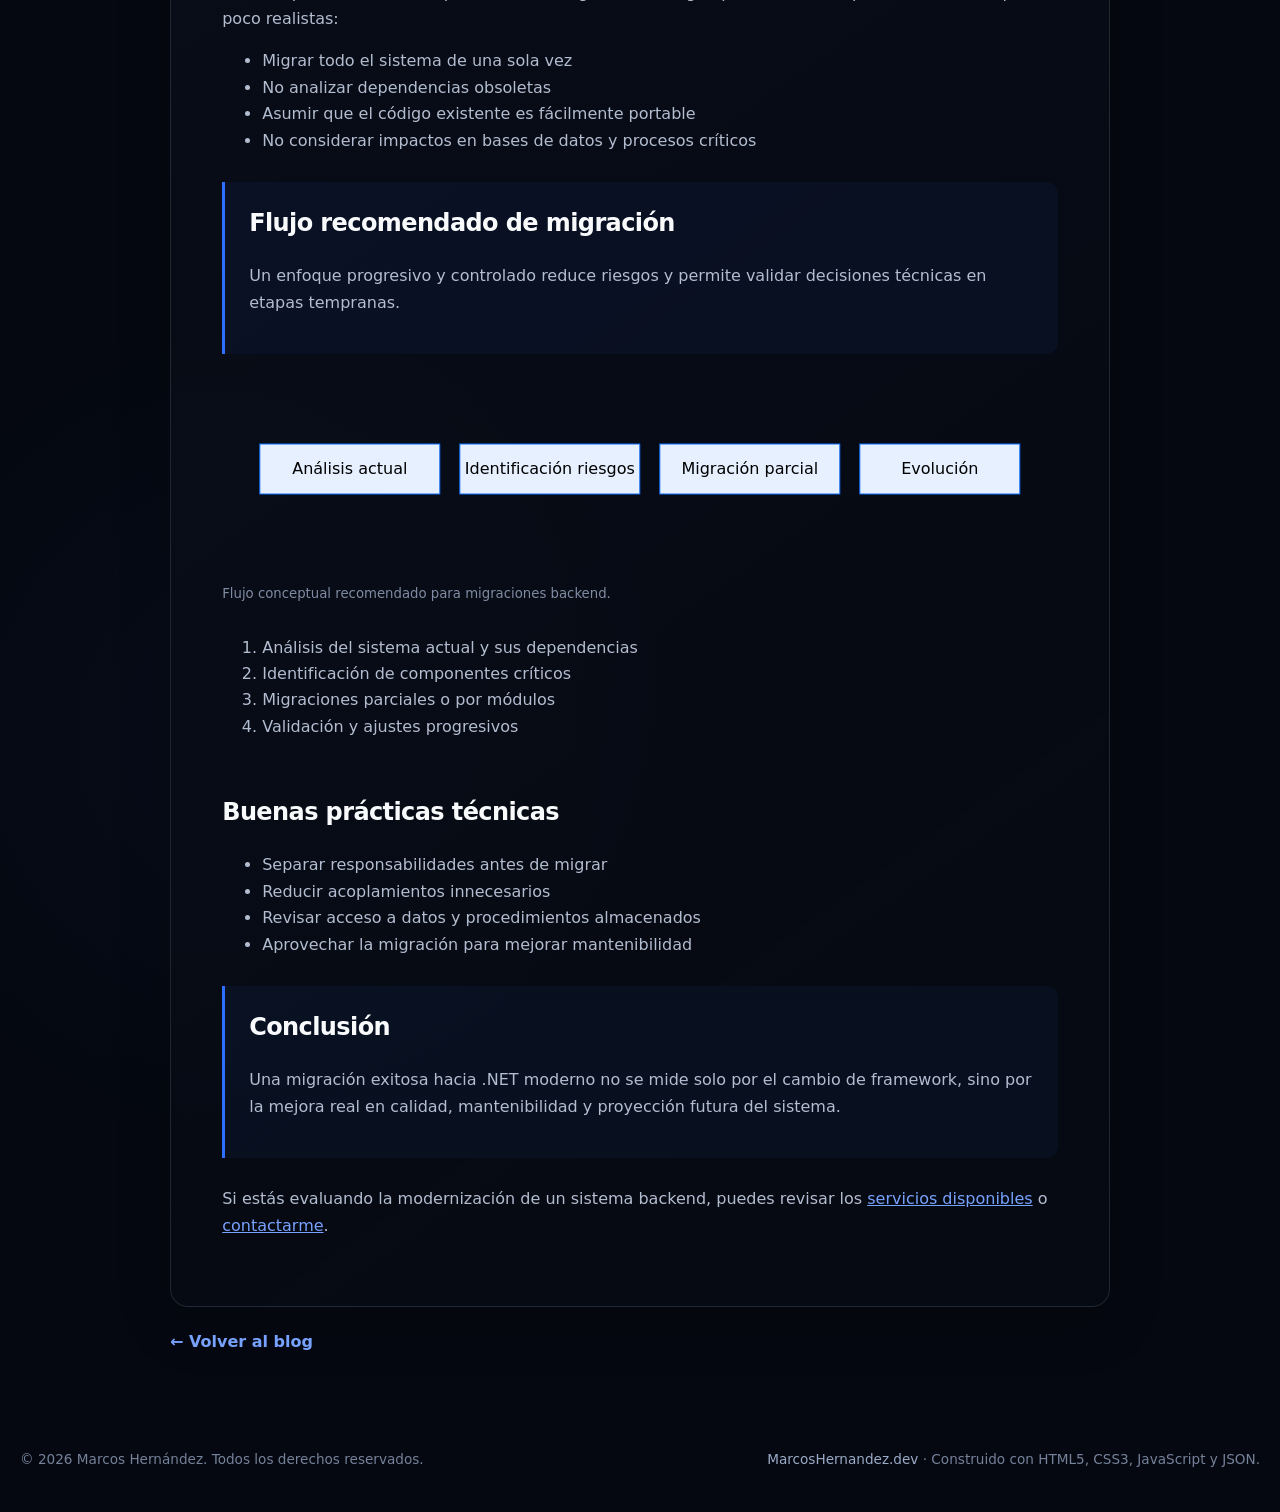
<file: blog/migracion-dotnet-core/index.html>
<!DOCTYPE html><html lang="es-CL"><head><meta charset="UTF-8"><meta name="viewport" content="width=device-width,initial-scale=1"><title>Migración de .NET Framework a .NET moderno | Marcos Hernández</title><meta name="description" content="Enfoque práctico para modernizar aplicaciones .NET."><link rel="stylesheet" href="../../css/site.css"></head><body><site-header data-active="blog"></site-header><main class="page-main"><div class="container article-wrap"><div class="article-card"><article>
<h1 class="section-title">
        Migración de .NET Framework a .NET Core: enfoque y buenas prácticas
      </h1>
<p class="text-muted mb-4">
        Backend · modernización · .NET
      </p>
<!-- BLOQUE INTRO -->
<div class="article-highlight">
<p>
          La migración de aplicaciones desde <strong>.NET Framework</strong> hacia
          <strong>.NET Core / .NET moderno</strong> es un proceso que va mucho más allá
          de una simple actualización de versión.
        </p>
<p class="mb-0">
          En proyectos reales, este cambio implica decisiones técnicas, análisis de
          dependencias y una gestión cuidadosa de riesgos.
        </p>
</div>
<!-- IMAGEN CONTEXTUAL -->
<figure class="my-4 text-center post-image">
<img alt="Concepto de modernización de aplicaciones .NET" class="img-fluid rounded" src="../../assets/img/migracion-dotnet-concepto.png"/>
<figcaption class="text-muted small mt-2">
          Modernización progresiva de aplicaciones backend.
        </figcaption>
</figure>
<!-- TEXTO -->
<h2>¿Por qué migrar a .NET Core?</h2>
<p>
        Algunos de los principales motivos que impulsan esta migración en contextos
        empresariales son:
      </p>
<ul>
<li>Fin de soporte extendido de .NET Framework</li>
<li>Mejor rendimiento y eficiencia</li>
<li>Mayor compatibilidad con arquitecturas modernas y cloud</li>
<li>Base tecnológica sostenible a largo plazo</li>
</ul>
<h2>Errores frecuentes en procesos de migración</h2>
<p>
        En mi experiencia, muchos problemas en migraciones surgen por decisiones
        apresuradas o enfoques poco realistas:
      </p>
<ul>
<li>Migrar todo el sistema de una sola vez</li>
<li>No analizar dependencias obsoletas</li>
<li>Asumir que el código existente es fácilmente portable</li>
<li>No considerar impactos en bases de datos y procesos críticos</li>
</ul>
<!-- BLOQUE CLAVE -->
<div class="article-highlight">
<h2 class="h5">Flujo recomendado de migración</h2>
<p class="mb-0">
          Un enfoque progresivo y controlado reduce riesgos y permite validar decisiones
          técnicas en etapas tempranas.
        </p>
</div>
<!-- DIAGRAMA -->
<figure class="my-4">
<svg height="180" viewbox="0 0 800 180" width="100%">
<rect fill="#e6f0ff" height="50" stroke="#0d6efd" width="180" x="20" y="60"></rect>
<text text-anchor="middle" x="110" y="90">Análisis actual</text>
<rect fill="#e6f0ff" height="50" stroke="#0d6efd" width="180" x="220" y="60"></rect>
<text text-anchor="middle" x="310" y="90">Identificación riesgos</text>
<rect fill="#e6f0ff" height="50" stroke="#0d6efd" width="180" x="420" y="60"></rect>
<text text-anchor="middle" x="510" y="90">Migración parcial</text>
<rect fill="#e6f0ff" height="50" stroke="#0d6efd" width="160" x="620" y="60"></rect>
<text text-anchor="middle" x="700" y="90">Evolución</text>
</svg>
<figcaption class="text-muted small mt-2">
          Flujo conceptual recomendado para migraciones backend.
        </figcaption>
</figure>
<ol>
<li>Análisis del sistema actual y sus dependencias</li>
<li>Identificación de componentes críticos</li>
<li>Migraciones parciales o por módulos</li>
<li>Validación y ajustes progresivos</li>
</ol>
<h2>Buenas prácticas técnicas</h2>
<ul>
<li>Separar responsabilidades antes de migrar</li>
<li>Reducir acoplamientos innecesarios</li>
<li>Revisar acceso a datos y procedimientos almacenados</li>
<li>Aprovechar la migración para mejorar mantenibilidad</li>
</ul>
<!-- BLOQUE CIERRE -->
<div class="article-highlight">
<h2 class="h5">Conclusión</h2>
<p class="mb-0">
          Una migración exitosa hacia .NET moderno no se mide solo por el cambio de
          framework, sino por la mejora real en calidad, mantenibilidad y proyección
          futura del sistema.
        </p>
</div>
<p class="mt-4">
        Si estás evaluando la modernización de un sistema backend,
        puedes revisar los <a href="../../servicios/index.html">servicios disponibles</a>
        o <a href="../../contacto/index.html">contactarme</a>.
      </p>
</article></div><p style="margin-top:22px"><a class="card-link" href="../index.html">← Volver al blog</a></p></div></main><site-footer></site-footer><script src="../../js/site.js" defer></script></body></html>
</file>
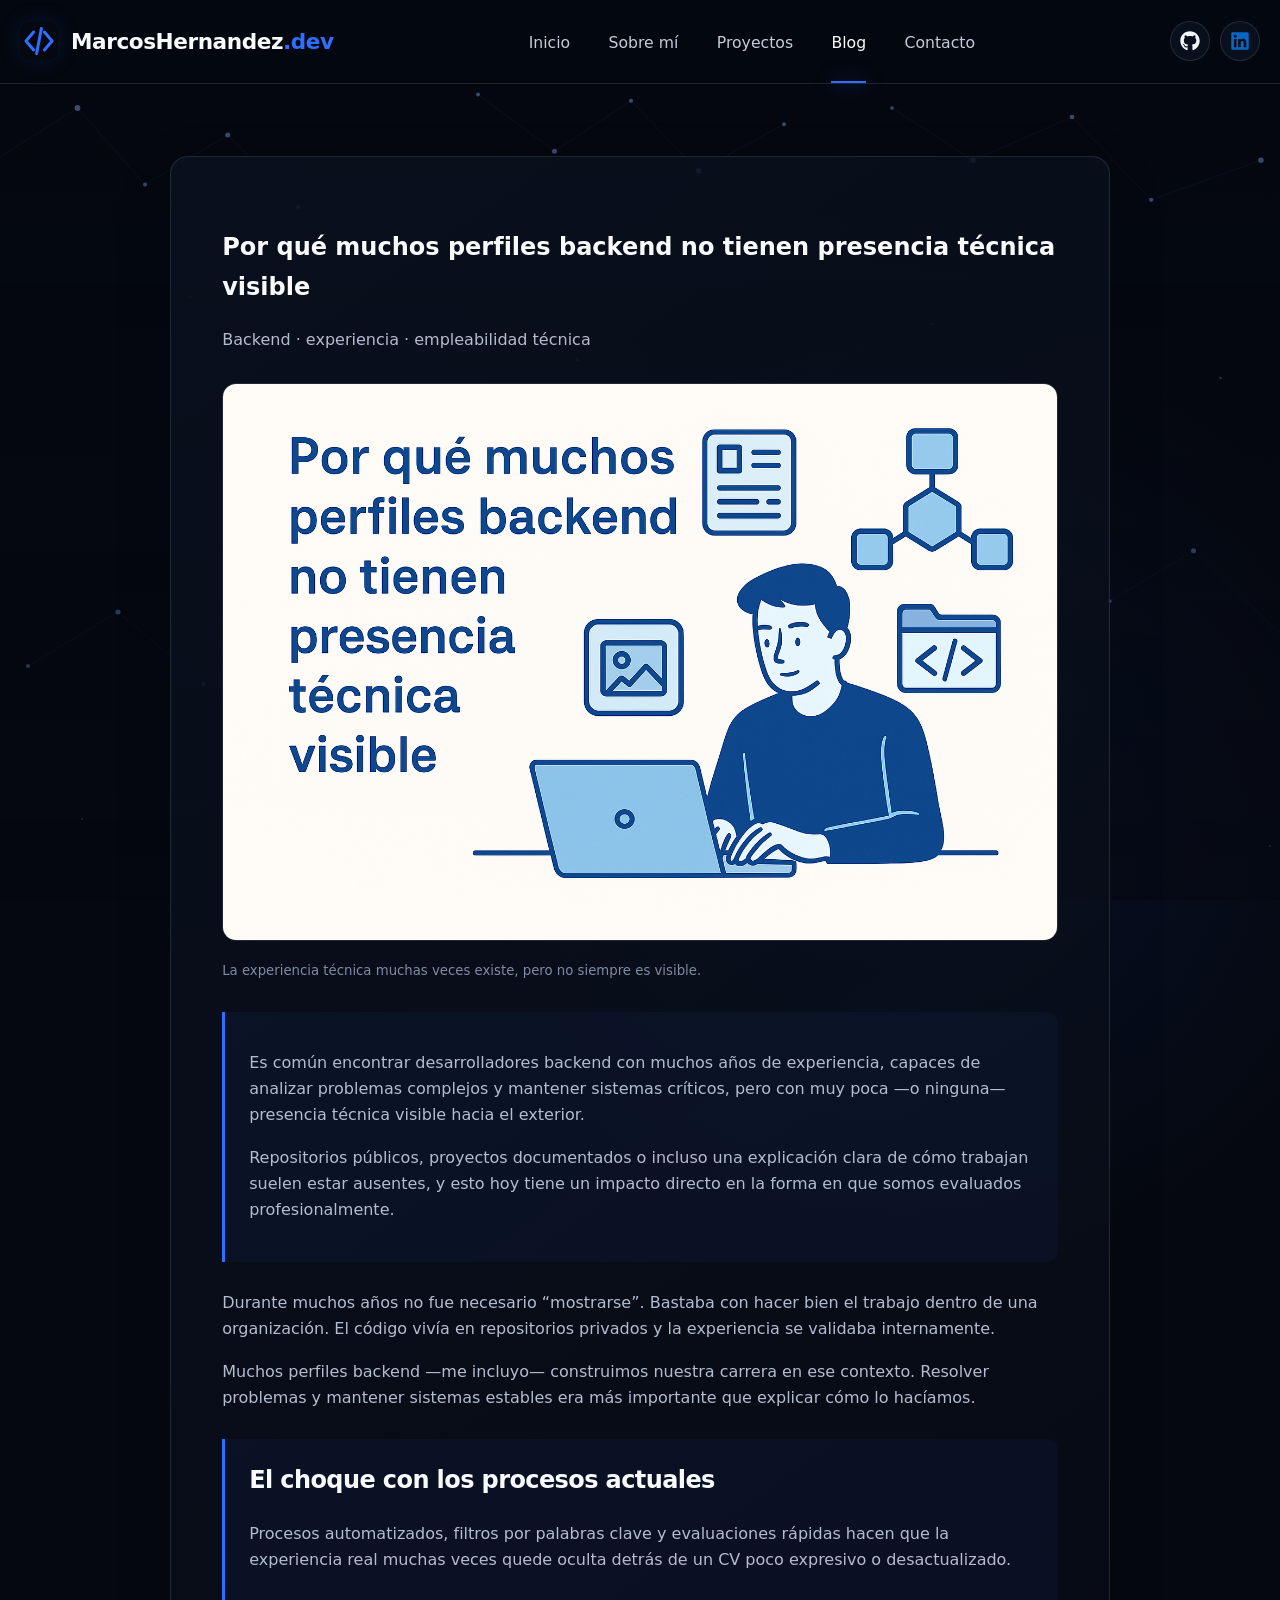
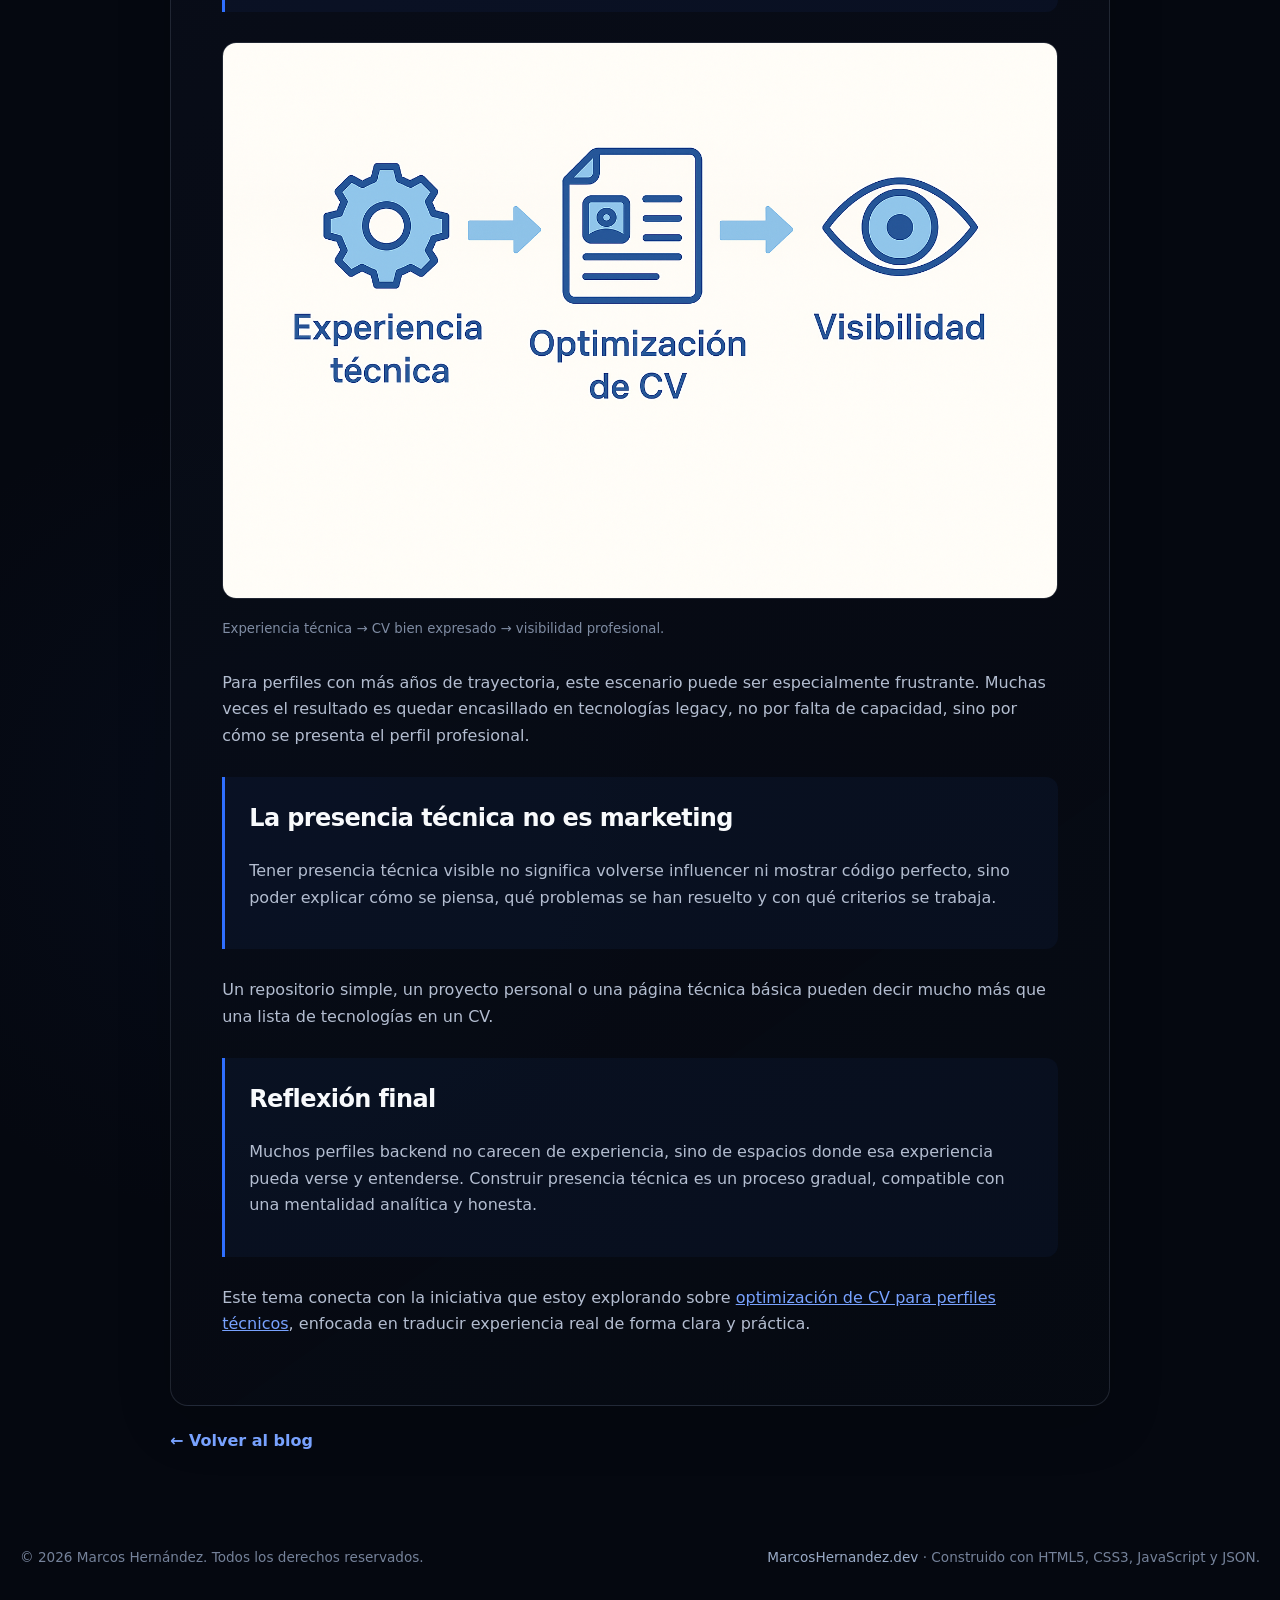
<file: blog/presencia-tecnica-backend/index.html>
<!DOCTYPE html><html lang="es-CL"><head><meta charset="UTF-8"><meta name="viewport" content="width=device-width,initial-scale=1"><title>Presencia técnica backend | Marcos Hernández</title><meta name="description" content="Reflexión sobre visibilidad profesional de perfiles backend."><link rel="stylesheet" href="../../css/site.css"></head><body><site-header data-active="blog"></site-header><main class="page-main"><div class="container article-wrap"><div class="article-card"><article>
<h1 class="section-title">
        Por qué muchos perfiles backend no tienen presencia técnica visible
      </h1>
<p class="text-muted mb-4">
        Backend · experiencia · empleabilidad técnica
      </p>
<!-- IMAGEN PRINCIPAL -->
<figure class="my-4 text-center post-image">
<img alt="Perfil backend trabajando con código y estructuras técnicas" class="img-fluid rounded" src="../../assets/img/post-presencia-backend.png"/>
<figcaption class="text-muted small mt-2">
          La experiencia técnica muchas veces existe, pero no siempre es visible.
        </figcaption>
</figure>
<!-- BLOQUE INTRO -->
<div class="article-highlight">
<p>
          Es común encontrar desarrolladores backend con muchos años de experiencia,
          capaces de analizar problemas complejos y mantener sistemas críticos, pero
          con muy poca —o ninguna— presencia técnica visible hacia el exterior.
        </p>
<p class="mb-0">
          Repositorios públicos, proyectos documentados o incluso una explicación clara
          de cómo trabajan suelen estar ausentes, y esto hoy tiene un impacto directo
          en la forma en que somos evaluados profesionalmente.
        </p>
</div>
<!-- TEXTO CORRIDO -->
<p>
        Durante muchos años no fue necesario “mostrarse”. Bastaba con hacer bien el
        trabajo dentro de una organización. El código vivía en repositorios privados
        y la experiencia se validaba internamente.
      </p>
<p>
        Muchos perfiles backend —me incluyo— construimos nuestra carrera en ese
        contexto. Resolver problemas y mantener sistemas estables era más importante
        que explicar cómo lo hacíamos.
      </p>
<!-- BLOQUE CLAVE -->
<div class="article-highlight">
<h2 class="h5">El choque con los procesos actuales</h2>
<p class="mb-0">
          Procesos automatizados, filtros por palabras clave y evaluaciones rápidas
          hacen que la experiencia real muchas veces quede oculta detrás de un CV
          poco expresivo o desactualizado.
        </p>
</div>
<!-- IMAGEN CONCEPTUAL -->
<figure class="my-5 text-center post-image">
<img alt="Flujo conceptual: experiencia técnica, optimización del CV y visibilidad profesional" class="img-fluid rounded" src="../../assets/img/experiencia-cv-visibilidad.png"/>
<figcaption class="text-muted small mt-2">
          Experiencia técnica → CV bien expresado → visibilidad profesional.
        </figcaption>
</figure>
<p>
        Para perfiles con más años de trayectoria, este escenario puede ser
        especialmente frustrante. Muchas veces el resultado es quedar encasillado
        en tecnologías legacy, no por falta de capacidad, sino por cómo se presenta
        el perfil profesional.
      </p>
<!-- BLOQUE REFLEXIVO -->
<div class="article-highlight">
<h2 class="h5">La presencia técnica no es marketing</h2>
<p class="mb-0">
          Tener presencia técnica visible no significa volverse influencer ni mostrar
          código perfecto, sino poder explicar cómo se piensa, qué problemas se han
          resuelto y con qué criterios se trabaja.
        </p>
</div>
<p>
        Un repositorio simple, un proyecto personal o una página técnica básica pueden
        decir mucho más que una lista de tecnologías en un CV.
      </p>
<!-- CIERRE -->
<div class="article-highlight">
<h2 class="h5">Reflexión final</h2>
<p class="mb-0">
          Muchos perfiles backend no carecen de experiencia, sino de espacios donde
          esa experiencia pueda verse y entenderse. Construir presencia técnica es
          un proceso gradual, compatible con una mentalidad analítica y honesta.
        </p>
</div>
<p class="mt-4">
        Este tema conecta con la iniciativa que estoy explorando sobre
        <a href="../../servicios/optimizacion-cv/index.html">optimización de CV para perfiles técnicos</a>,
        enfocada en traducir experiencia real de forma clara y práctica.
      </p>
</article></div><p style="margin-top:22px"><a class="card-link" href="../index.html">← Volver al blog</a></p></div></main><site-footer></site-footer><script src="../../js/site.js" defer></script></body></html>
</file>
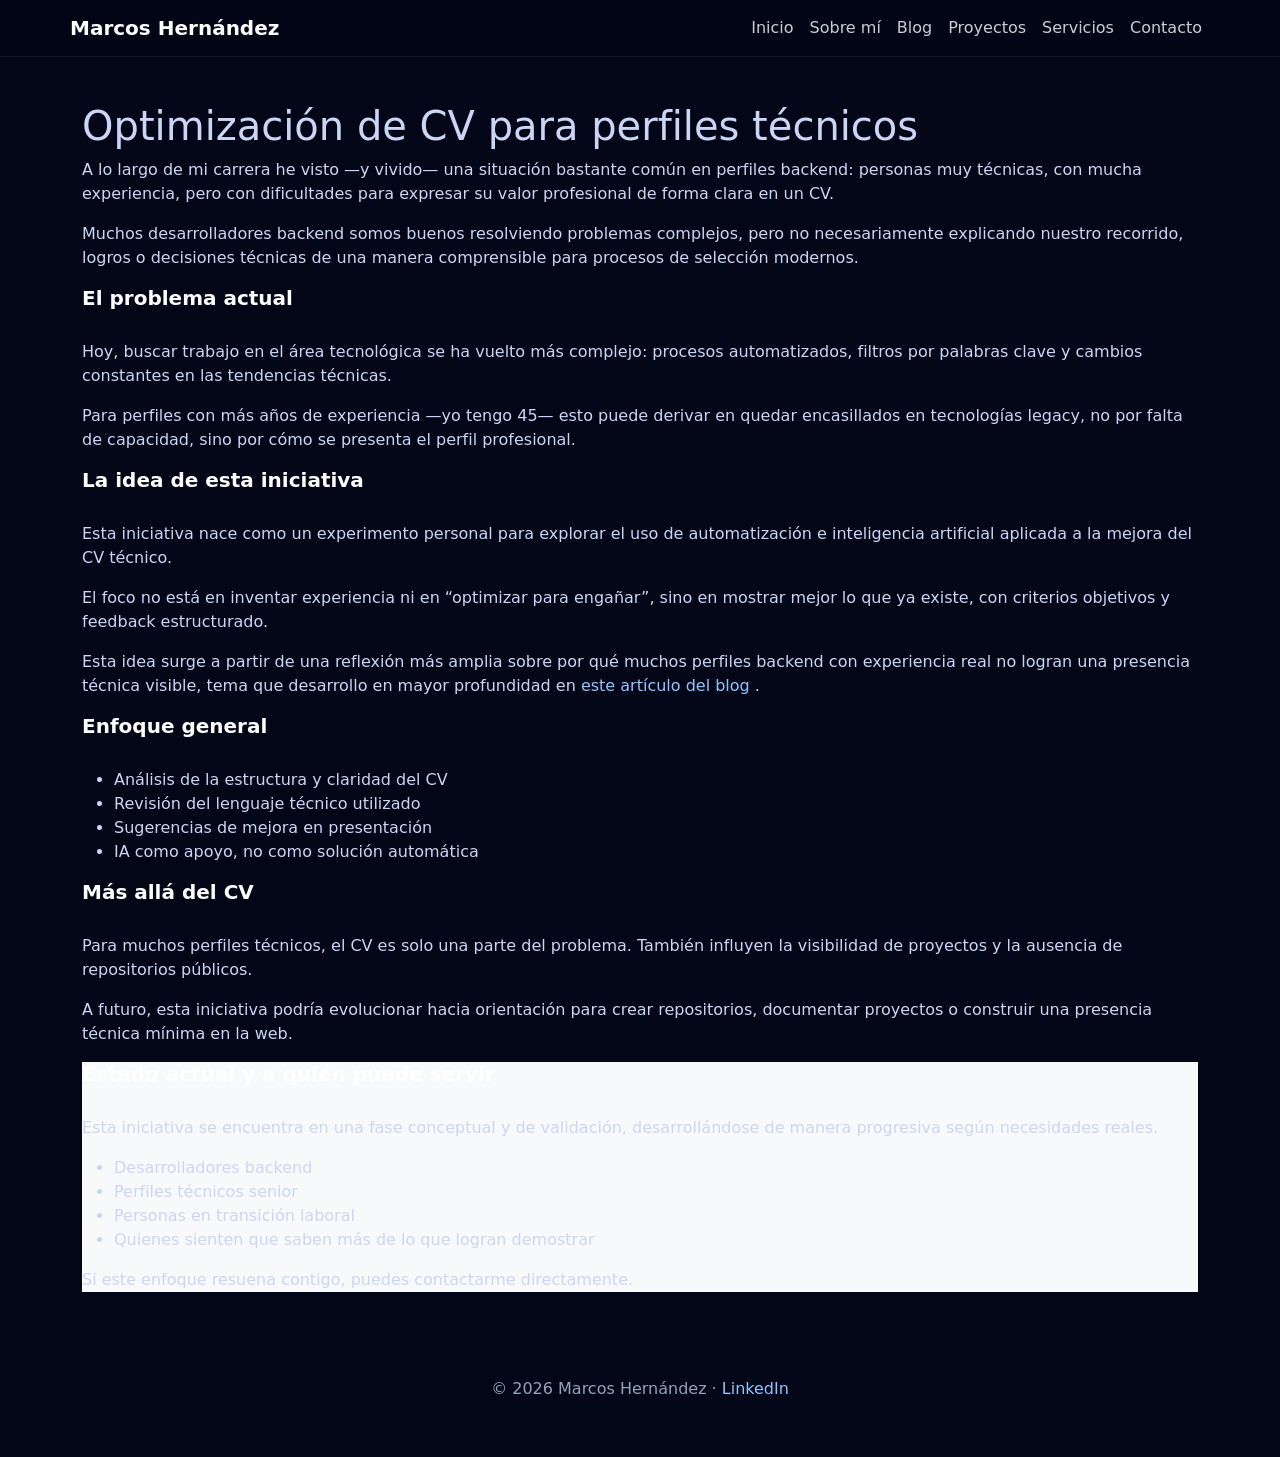
<file: servicios/optimizacion-cv/index.html>
<!DOCTYPE html>
<html lang="es">
<head>
  <meta charset="UTF-8">
  <meta name="viewport" content="width=device-width, initial-scale=1">

  <title>Optimización de CV | Marcos Hernández</title>

  <meta name="description" content="Iniciativa en desarrollo para optimizar CVs de perfiles técnicos backend mediante análisis estructurado.">
  <meta name="author" content="Marcos Hernández">

  <!-- Google Analytics -->
  <script async src="https://www.googletagmanager.com/gtag/js?id=G-2KFRD0RRSB"></script>
  <script>
    window.dataLayer = window.dataLayer || [];
    function gtag(){dataLayer.push(arguments);}
    gtag('js', new Date());

    gtag('config', 'G-2KFRD0RRSB');
  </script>

  <!-- Bootstrap -->
  <link href="https://cdn.jsdelivr.net/npm/bootstrap@5.3.3/dist/css/bootstrap.min.css" rel="stylesheet">

  <!-- Estilos propios -->
  <link href="../../css/style.css" rel="stylesheet">
</head>

<body>

<header class="site-header">
  <nav class="container navbar navbar-expand-lg navbar-light">
    <a class="navbar-brand fw-semibold" href="/">Marcos Hernández</a>

    <button class="navbar-toggler" type="button" data-bs-toggle="collapse" data-bs-target="#menu">
      <span class="navbar-toggler-icon"></span>
    </button>

    <div id="menu" class="collapse navbar-collapse">
      <ul class="navbar-nav ms-auto">
        <li class="nav-item"><a class="nav-link" href="/">Inicio</a></li>
        <li class="nav-item"><a class="nav-link" href="/sobre-mi/">Sobre mí</a></li>
        <li class="nav-item"><a class="nav-link" href="/blog/">Blog</a></li>
        <li class="nav-item"><a class="nav-link" href="/proyectos/">Proyectos</a></li>
        <li class="nav-item"><span class="nav-link active">Servicios</span></li>
        <li class="nav-item"><a class="nav-link" href="/contacto/">Contacto</a></li>
      </ul>
    </div>
  </nav>
</header>

<section class="section">
  <div class="container">

    <h1 class="section-title">Optimización de CV para perfiles técnicos</h1>

    <!-- BLOQUE 1 -->
    <div class="service-card">
      <p>
        A lo largo de mi carrera he visto —y vivido— una situación bastante común en perfiles backend:
        personas muy técnicas, con mucha experiencia, pero con dificultades para expresar su valor
        profesional de forma clara en un CV.
      </p>
      <p>
        Muchos desarrolladores backend somos buenos resolviendo problemas complejos, pero no
        necesariamente explicando nuestro recorrido, logros o decisiones técnicas de una manera
        comprensible para procesos de selección modernos.
      </p>
    </div>

    <!-- BLOQUE 2 -->
    <div class="service-card">
      <h2 class="h5">El problema actual</h2>
      <p>
        Hoy, buscar trabajo en el área tecnológica se ha vuelto más complejo: procesos automatizados,
        filtros por palabras clave y cambios constantes en las tendencias técnicas.
      </p>
      <p>
        Para perfiles con más años de experiencia —yo tengo 45— esto puede derivar en quedar
        encasillados en tecnologías legacy, no por falta de capacidad, sino por cómo se presenta
        el perfil profesional.
      </p>
    </div>

    <!-- BLOQUE 3 -->
    <div class="service-card">
		<h2 class="h5">La idea de esta iniciativa</h2>		
		<p>
		  Esta iniciativa nace como un experimento personal para explorar el uso de automatización
		  e inteligencia artificial aplicada a la mejora del CV técnico.
		</p>

		<p>
		  El foco no está en inventar experiencia ni en “optimizar para engañar”, sino en mostrar
		  mejor lo que ya existe, con criterios objetivos y feedback estructurado.
		</p>

		<p>
		  Esta idea surge a partir de una reflexión más amplia sobre por qué muchos perfiles backend
		  con experiencia real no logran una presencia técnica visible, tema que desarrollo en mayor
		  profundidad en <a href="/blog/presencia-tecnica-backend/"> este artículo del blog
		  </a>.
		</p>
    </div>

    <!-- BLOQUE 4 -->
    <div class="service-card">
      <h2 class="h5">Enfoque general</h2>
      <ul>
        <li>Análisis de la estructura y claridad del CV</li>
        <li>Revisión del lenguaje técnico utilizado</li>
        <li>Sugerencias de mejora en presentación</li>
        <li>IA como apoyo, no como solución automática</li>
      </ul>
    </div>

    <!-- BLOQUE 5 -->
    <div class="service-card">
      <h2 class="h5">Más allá del CV</h2>
      <p>
        Para muchos perfiles técnicos, el CV es solo una parte del problema. También influyen la
        visibilidad de proyectos y la ausencia de repositorios públicos.
      </p>
      <p>
        A futuro, esta iniciativa podría evolucionar hacia orientación para crear repositorios,
        documentar proyectos o construir una presencia técnica mínima en la web.
      </p>
    </div>

    <!-- BLOQUE 6 -->
    <div class="service-card bg-light">
      <h2 class="h5">Estado actual y a quién puede servir</h2>
      <p>
        Esta iniciativa se encuentra en una fase conceptual y de validación, desarrollándose de
        manera progresiva según necesidades reales.
      </p>
      <ul>
        <li>Desarrolladores backend</li>
        <li>Perfiles técnicos senior</li>
        <li>Personas en transición laboral</li>
        <li>Quienes sienten que saben más de lo que logran demostrar</li>
      </ul>
      <p class="mb-0">
        Si este enfoque resuena contigo, puedes contactarme directamente.
      </p>
    </div>

  </div>
</section>

<footer class="site-footer">
  <div class="container">
    <p>
      © 2026 Marcos Hernández ·
      <a href="https://www.linkedin.com/in/marcoshernandezalvarez/" target="_blank">LinkedIn</a>
    </p>
  </div>
</footer>

<script src="https://cdn.jsdelivr.net/npm/bootstrap@5.3.3/dist/js/bootstrap.bundle.min.js"></script>
</body>
</html>
</file>
<file: css/site.css>
:root{--bg:#050810;--bg-soft:#080d18;--surface:rgba(10,16,29,.84);--surface-strong:#0d1424;--border:rgba(148,163,184,.18);--text:#f8fafc;--muted:#9aa7bc;--blue:#2f6fff;--blue-soft:#78a2ff;--shadow:0 24px 80px rgba(0,0,0,.30);--radius:18px;--max:1380px}
*{box-sizing:border-box}html{scroll-behavior:smooth}body{margin:0;min-height:100vh;color:var(--text);background:radial-gradient(circle at 72% 25%,rgba(31,78,195,.14),transparent 30rem),radial-gradient(circle at 20% 75%,rgba(18,48,108,.10),transparent 26rem),var(--bg);font-family:Inter,ui-sans-serif,system-ui,-apple-system,BlinkMacSystemFont,"Segoe UI",sans-serif;line-height:1.65;position:relative}body::before{content:"";position:fixed;inset:0;z-index:-2;background:url("../img/constellation-bg.svg") center top/cover no-repeat;opacity:.68;pointer-events:none}body::after{content:"";position:fixed;inset:0;z-index:-1;background:linear-gradient(180deg,rgba(5,8,16,.12),rgba(5,8,16,.54));pointer-events:none}a{color:inherit}img{max-width:100%;height:auto}button,a{-webkit-tap-highlight-color:transparent}.container{width:min(calc(100% - 40px),var(--max));margin-inline:auto}.skip-link{position:absolute;left:-9999px;top:10px;z-index:1000}.skip-link:focus{left:10px;padding:10px 14px;background:#fff;color:#000;border-radius:8px}
.site-header{position:sticky;top:0;z-index:50;border-bottom:1px solid var(--border);background:rgba(5,8,16,.78);backdrop-filter:blur(16px)}.nav-wrap{min-height:82px;display:flex;align-items:center;justify-content:space-between;gap:28px}.brand{display:inline-flex;align-items:center;gap:13px;font-size:1.35rem;font-weight:760;text-decoration:none;letter-spacing:-.02em}.brand-mark,.brand-accent{color:var(--blue)}.brand-mark{font-size:1.65rem;font-weight:500}.main-nav{display:flex;align-items:center;gap:clamp(18px,3vw,46px)}.main-nav a{position:relative;color:#c3ccda;text-decoration:none;font-size:.98rem;padding:30px 0 27px}.main-nav a:hover,.main-nav a.active{color:var(--text)}.main-nav a.active::after{content:"";position:absolute;height:2px;left:0;right:0;bottom:0;background:var(--blue);box-shadow:0 0 18px rgba(47,111,255,.7)}.menu-toggle{display:none;border:0;background:transparent;padding:8px}.menu-toggle span{display:block;width:24px;height:2px;margin:5px 0;background:var(--text)}
.hero{display:grid;grid-template-columns:minmax(0,.88fr) minmax(560px,1.12fr);gap:clamp(48px,6vw,96px);align-items:center;min-height:565px;padding:62px 0 58px}.eyebrow{margin:0 0 14px;color:var(--muted);font-size:1.08rem}.hero h1{margin:0;font-size:clamp(3.25rem,5.4vw,5.6rem);line-height:.98;letter-spacing:-.05em}.role{margin:22px 0 18px;color:var(--blue);font-size:clamp(1.55rem,2.5vw,2.25rem);font-weight:650}.hero-description{max-width:690px;margin:0;color:#a9b4c7;font-size:1.13rem;line-height:1.75}.hero-actions{display:flex;gap:16px;margin-top:34px;flex-wrap:wrap}.btn{display:inline-flex;min-height:54px;align-items:center;justify-content:center;padding:0 24px;border:1px solid transparent;border-radius:9px;text-decoration:none;font-weight:650;transition:transform .2s ease,border-color .2s ease,background .2s ease}.btn:hover{transform:translateY(-2px)}.btn-primary{background:linear-gradient(135deg,#2f6fff,#1f58de);box-shadow:0 10px 32px rgba(47,111,255,.22)}.btn-secondary{color:var(--blue-soft);border-color:rgba(47,111,255,.7);background:rgba(47,111,255,.03)}.social-links{display:flex;flex-wrap:wrap;gap:26px;margin-top:31px}.social-links a{color:#aab5c8;text-decoration:none}.social-links a:hover{color:#fff}
.story-carousel{position:relative;min-height:386px;border:1px solid rgba(100,124,171,.28);border-radius:var(--radius);overflow:hidden;background:linear-gradient(145deg,rgba(11,18,34,.95),rgba(5,9,18,.94));box-shadow:var(--shadow),0 0 80px rgba(30,83,200,.08)}.story-carousel::before{content:"";position:absolute;inset:-50% auto auto 18%;width:430px;height:430px;border-radius:50%;background:rgba(37,82,199,.14);filter:blur(45px);pointer-events:none}.carousel-stage{position:relative;min-height:386px}.story-slide{position:absolute;inset:0;display:grid;grid-template-columns:44% 56%;opacity:0;transform:translateX(24px);pointer-events:none;transition:opacity .45s ease,transform .45s ease}.story-slide.active{opacity:1;transform:translateX(0);pointer-events:auto}.story-visual{min-height:386px;display:grid;place-items:center;padding:34px;background:linear-gradient(180deg,rgba(26,47,84,.16),rgba(4,9,17,.05))}.story-content{display:flex;flex-direction:column;justify-content:center;padding:58px 58px 70px 44px}.story-kicker{color:var(--blue);font-variant-numeric:tabular-nums;font-weight:700;letter-spacing:.03em}.story-content h2{margin:18px 0 14px;font-size:clamp(1.75rem,2.5vw,2.45rem);letter-spacing:-.035em}.story-content p{margin:0;max-width:500px;color:#a9b4c7;line-height:1.7;font-size:1.02rem}.portrait-placeholder{width:min(100%,310px);aspect-ratio:.82;display:flex;flex-direction:column;align-items:center;justify-content:center;border:1px dashed rgba(119,153,221,.45);border-radius:20px;background:linear-gradient(145deg,rgba(34,59,110,.38),rgba(7,11,20,.72));box-shadow:inset 0 0 70px rgba(47,111,255,.08)}.portrait-placeholder strong{font-size:4.5rem;letter-spacing:-.08em}.portrait-placeholder span{margin-top:10px;color:var(--muted);font-size:.88rem}.code-window{width:min(100%,360px);border:1px solid rgba(109,131,177,.28);border-radius:14px;background:#070b12;box-shadow:0 22px 45px rgba(0,0,0,.35);overflow:hidden}.window-bar{display:flex;gap:7px;padding:12px 14px;border-bottom:1px solid rgba(148,163,184,.10)}.window-bar i{width:9px;height:9px;border-radius:50%;background:#536079}.window-bar i:first-child{background:#ff655b}.window-bar i:nth-child(2){background:#f4bd4f}.window-bar i:nth-child(3){background:#38c66b}.code-window pre{margin:0;padding:23px;color:#b7c3d8;font:500 .82rem/1.8 ui-monospace,SFMono-Regular,Menlo,monospace;white-space:pre-wrap}.key{color:#67a5ff}.string{color:#8bcf73}.bool{color:#df79d9}.project-visual{width:min(100%,360px)}.project-browser{border:1px solid rgba(109,131,177,.3);border-radius:14px;background:#07101d;overflow:hidden;box-shadow:0 22px 45px rgba(0,0,0,.35)}.browser-top{height:32px;border-bottom:1px solid rgba(148,163,184,.12);background:rgba(255,255,255,.02)}.browser-body{padding:24px}.api-title{height:10px;width:44%;background:#35507d;border-radius:99px;margin-bottom:22px}.api-row{display:flex;align-items:center;gap:12px;margin:13px 0}.verb{width:56px;padding:4px 7px;text-align:center;border-radius:5px;background:rgba(47,111,255,.18);color:#7ca5ff;font-size:.7rem;font-weight:800}.line{height:7px;flex:1;border-radius:99px;background:#1b2b44}.project-tags{display:flex;gap:7px;flex-wrap:wrap;margin-top:14px}.project-tags span{padding:5px 9px;border:1px solid rgba(73,115,204,.28);border-radius:999px;color:#a9b8d3;background:rgba(22,43,82,.24);font-size:.72rem}.cloud-visual{position:relative;width:310px;aspect-ratio:1;display:grid;place-items:center}.cloud-core{display:grid;place-items:center;width:130px;height:130px;border:1px solid rgba(92,140,255,.55);border-radius:34px;color:#b8ceff;background:radial-gradient(circle at 35% 30%,rgba(61,112,255,.35),rgba(16,32,68,.55));box-shadow:0 0 55px rgba(47,111,255,.22);font-size:1.45rem;font-weight:750}.orbit{position:absolute;inset:15px;border:1px solid rgba(91,120,181,.25);border-radius:50%}.orbit span{position:absolute;padding:6px 9px;border:1px solid rgba(73,115,204,.32);border-radius:999px;background:#0c1425;color:#9eb5e7;font-size:.72rem}.orbit span:nth-child(1){left:50%;top:-13px;transform:translateX(-50%)}.orbit span:nth-child(2){right:-26px;top:47%}.orbit span:nth-child(3){left:50%;bottom:-13px;transform:translateX(-50%)}.orbit span:nth-child(4){left:-25px;top:47%}.carousel-arrow{position:absolute;z-index:4;top:50%;width:42px;height:42px;display:grid;place-items:center;border:1px solid rgba(47,111,255,.7);border-radius:50%;color:#77a0ff;background:rgba(5,10,20,.72);font-size:1.7rem;line-height:1;transform:translateY(-50%);cursor:pointer}.carousel-arrow.prev{left:12px}.carousel-arrow.next{right:12px}.carousel-arrow:hover{background:rgba(47,111,255,.14);color:#fff}.carousel-footer{position:absolute;z-index:4;bottom:18px;right:45px;left:45%;display:flex;align-items:center;justify-content:space-between;gap:16px}.carousel-counter{color:#71809a;font-size:.8rem}.carousel-dots{display:flex;gap:8px}.carousel-dot{width:9px;height:9px;border:0;border-radius:50%;background:#77849b;cursor:pointer;padding:0}.carousel-dot.active{width:27px;border-radius:99px;background:var(--blue)}
.quick-links{display:grid;grid-template-columns:repeat(3,1fr);border:1px solid var(--border);border-radius:var(--radius);background:rgba(7,12,22,.7);overflow:hidden}.quick-card{display:grid;grid-template-columns:58px 1fr;gap:20px;padding:27px 28px;text-decoration:none;border-right:1px solid var(--border);transition:background .2s ease}.quick-card:last-child{border-right:0}.quick-card:hover{background:rgba(47,111,255,.05)}.card-icon{width:58px;height:58px;display:grid;place-items:center;border:1px solid rgba(86,111,158,.22);border-radius:13px;color:var(--blue);background:rgba(36,58,99,.16);font-size:1.4rem}.quick-card strong,.quick-card small,.quick-card em{display:block}.quick-card strong{font-size:1.05rem}.quick-card small{margin-top:8px;color:var(--muted);line-height:1.5}.quick-card em{margin-top:14px;color:var(--blue);font-style:normal}.tech-strip{display:flex;align-items:center;gap:32px;margin-top:22px;padding:22px 25px;border:1px solid var(--border);border-radius:var(--radius);background:rgba(7,12,22,.65)}.tech-label{white-space:nowrap}.tech-items{display:flex;gap:11px 25px;align-items:center;flex-wrap:wrap;color:#aab5c8}.tech-items span::before{content:"•";margin-right:8px;color:var(--blue)}
.page-main{padding:72px 0 42px}.page-hero{max-width:900px;margin-bottom:34px}.page-kicker{color:var(--blue);font-size:.82rem;font-weight:800;text-transform:uppercase;letter-spacing:.12em}.page-title{font-size:clamp(2.7rem,5vw,4.8rem);line-height:1.02;letter-spacing:-.05em;margin:8px 0 18px}.page-lead{max-width:820px;margin:0;color:#a9b4c7;font-size:1.12rem}.content-grid{display:grid;gap:20px}.content-card,.article-card{border:1px solid var(--border);border-radius:var(--radius);background:linear-gradient(145deg,rgba(11,17,31,.82),rgba(6,10,18,.74));box-shadow:0 18px 55px rgba(0,0,0,.16)}.content-card{padding:28px}.content-card h2,.content-card h3{margin-top:0;letter-spacing:-.02em}.content-card p:last-child,.content-card ul:last-child{margin-bottom:0}.content-card a,.article-card a{color:var(--blue-soft)}.muted-card{background:rgba(7,12,22,.55)}.project-grid,.blog-grid{display:grid;grid-template-columns:repeat(2,minmax(0,1fr));gap:20px}.project-card,.post-card{display:flex;flex-direction:column;padding:28px;min-height:100%}.post-card h2,.project-card h2{font-size:1.35rem;margin:0 0 10px}.meta{color:#7f8ca3;font-size:.86rem}.card-link{margin-top:auto;padding-top:18px;color:var(--blue-soft);font-weight:650;text-decoration:none}.article-wrap{max-width:940px}.article-card{padding:clamp(24px,4vw,52px)}.article-card h2{margin-top:2.2em;letter-spacing:-.025em}.article-card h2:first-child{margin-top:0}.article-card p,.article-card li{color:#b3bdd0}.article-card figure{margin:30px 0}.article-card figcaption{margin-top:10px;color:#7f8ca3;font-size:.83rem}.article-card img{border-radius:14px;border:1px solid var(--border)}.article-highlight{margin:28px 0;padding:22px 24px;border-left:3px solid var(--blue);background:rgba(47,111,255,.055);border-radius:0 12px 12px 0}.article-highlight h2,.article-highlight h3{margin-top:0}.contact-list{display:grid;gap:14px}.contact-item{display:flex;align-items:center;justify-content:space-between;gap:20px;padding:18px 20px;border:1px solid var(--border);border-radius:12px;background:rgba(10,16,29,.65);text-decoration:none}.contact-item:hover{border-color:rgba(47,111,255,.45)}
.site-footer{display:flex;justify-content:space-between;gap:20px;padding:34px 0 42px;color:#75829a;font-size:.85rem}.site-footer a{color:#9aabc7;text-decoration:none}.site-footer a:hover{color:#fff}
@media(max-width:1050px){.hero{grid-template-columns:1fr;min-height:auto}.story-carousel{max-width:850px}.quick-links{grid-template-columns:1fr}.quick-card{border-right:0;border-bottom:1px solid var(--border)}.quick-card:last-child{border-bottom:0}.project-grid,.blog-grid{grid-template-columns:1fr}}
@media(max-width:780px){.container{width:min(calc(100% - 28px),var(--max))}.nav-wrap{min-height:70px}.brand{font-size:1.08rem}.menu-toggle{display:block}.main-nav{position:absolute;top:70px;left:14px;right:14px;display:none;flex-direction:column;align-items:stretch;gap:0;padding:9px;border:1px solid var(--border);border-radius:14px;background:#080d18;box-shadow:var(--shadow)}.main-nav.open{display:flex}.main-nav a{padding:13px 14px;border-radius:9px}.main-nav a.active{background:rgba(47,111,255,.08)}.main-nav a.active::after{display:none}.hero{padding:46px 0 38px;gap:40px}.hero h1{font-size:clamp(3rem,14vw,4.4rem)}.story-carousel,.carousel-stage,.story-visual{min-height:610px}.story-slide{grid-template-columns:1fr;grid-template-rows:300px 1fr}.story-visual{min-height:300px;padding:28px 46px 10px}.story-content{padding:26px 44px 70px}.carousel-footer{left:44px;right:44px}.tech-strip{align-items:flex-start;flex-direction:column;gap:12px}.page-main{padding-top:48px}.project-grid,.blog-grid{grid-template-columns:1fr}.site-footer{flex-direction:column}.article-card{padding:24px}}
@media(max-width:480px){.brand-mark{display:none}.story-carousel,.carousel-stage,.story-visual{min-height:585px}.story-slide{grid-template-rows:280px 1fr}.story-content{padding:24px 34px 66px}.carousel-arrow{width:36px;height:36px}.carousel-arrow.prev{left:8px}.carousel-arrow.next{right:8px}.carousel-footer{left:34px;right:34px}.quick-card{grid-template-columns:48px 1fr;padding:22px 20px}.card-icon{width:48px;height:48px}.hero-actions .btn{width:100%}}
@media(prefers-reduced-motion:reduce){html{scroll-behavior:auto}*,*::before,*::after{animation-duration:.01ms!important;animation-iteration-count:1!important;transition-duration:.01ms!important}}

/* ===== v4: iconografía local, foto real y home de cuatro bloques ===== */
.brand-icon{width:38px;height:38px;display:block;border-radius:10px;box-shadow:0 0 24px rgba(47,111,255,.14)}
.header-social{display:flex;align-items:center;gap:10px}.icon-button{width:40px;height:40px;display:grid;place-items:center;border:1px solid var(--border);border-radius:50%;background:rgba(13,20,36,.65);transition:transform .2s ease,border-color .2s ease,background .2s ease}.icon-button:hover{transform:translateY(-2px);border-color:rgba(47,111,255,.55);background:rgba(47,111,255,.08)}.ui-icon{width:20px;height:20px;display:block}.icon-github img{filter:none}
.social-link{display:inline-flex;align-items:center;gap:9px}.social-link img{width:22px;height:22px;object-fit:contain}.social-link:hover img{filter:drop-shadow(0 0 8px rgba(47,111,255,.35))}
.hero-actions .btn{gap:10px}
.portrait-photo{position:relative;width:100%;height:100%;margin:0;overflow:hidden;background:#050810}.portrait-photo img{width:100%;height:100%;object-fit:cover;object-position:44% center;display:block;filter:saturate(.96) contrast(1.04)}.portrait-photo::after{content:"";position:absolute;inset:0;background:linear-gradient(90deg,transparent 62%,rgba(5,8,16,.68) 100%),linear-gradient(180deg,rgba(5,8,16,.02),rgba(5,8,16,.18))}.portrait-photo figcaption{position:absolute;z-index:2;left:22px;bottom:18px;padding:7px 11px;border:1px solid rgba(255,255,255,.14);border-radius:999px;background:rgba(3,7,15,.58);backdrop-filter:blur(10px);font-size:.72rem;color:#d4deee}
.story-slide:first-child .story-visual{padding:0;overflow:hidden}
.learning-visual{position:relative;width:min(100%,380px);min-height:300px;display:grid;place-items:center}.learning-center{position:relative;z-index:2;width:126px;height:126px;display:grid;place-items:center;border:1px solid rgba(47,111,255,.55);border-radius:32px;background:radial-gradient(circle at 35% 30%,rgba(61,112,255,.30),rgba(16,32,68,.55));box-shadow:0 0 55px rgba(47,111,255,.20);color:#c4d5ff;font-weight:800}.learning-icons{position:absolute;inset:0}.learning-icons span{position:absolute;display:flex;align-items:center;gap:7px;padding:7px 10px;border:1px solid rgba(78,112,180,.30);border-radius:999px;background:#0b1322;color:#aebedd;font-size:.73rem;box-shadow:0 10px 30px rgba(0,0,0,.22)}.learning-icons img{width:21px;height:21px}.learning-icons span:nth-child(1){left:50%;top:4%;transform:translateX(-50%)}.learning-icons span:nth-child(2){right:0;top:33%}.learning-icons span:nth-child(3){right:9%;bottom:5%}.learning-icons span:nth-child(4){left:9%;bottom:5%}.learning-icons span:nth-child(5){left:0;top:33%}
.quick-links{grid-template-columns:repeat(4,1fr)}
.tech-strip{display:grid;grid-template-columns:auto 1fr auto;align-items:center;gap:25px}.tech-with-icons{gap:12px 22px}.tech-items span::before{content:none}.tech-item{display:inline-flex;align-items:center;gap:8px;white-space:nowrap;color:#c1cbda}.tech-item img{width:27px;height:27px;object-fit:contain}.tech-item.learning{color:#9aa7bc}.tech-item.learning::after{content:"";width:5px;height:5px;border-radius:50%;background:var(--blue);box-shadow:0 0 10px rgba(47,111,255,.65);margin-left:1px}.tech-more{white-space:nowrap;color:var(--blue-soft);font-size:.88rem;text-decoration:none}.tech-more:hover{color:#fff}

/* Secciones reutilizables en páginas internas */
.icon-list{display:flex;flex-wrap:wrap;gap:12px}.icon-chip{display:inline-flex;align-items:center;gap:9px;padding:9px 12px;border:1px solid var(--border);border-radius:999px;background:rgba(7,12,22,.62);color:#bdc8d9}.icon-chip img{width:24px;height:24px}

@media(max-width:1200px){.quick-links{grid-template-columns:repeat(2,1fr)}.quick-card:nth-child(2){border-right:0}.quick-card:nth-child(-n+2){border-bottom:1px solid var(--border)}.tech-strip{grid-template-columns:1fr}.tech-more{justify-self:start}}
@media(max-width:980px){.header-social{display:none}.nav-wrap{gap:18px}}
@media(max-width:780px){.quick-links{grid-template-columns:1fr}.quick-card,.quick-card:nth-child(2){border-right:0}.quick-card{border-bottom:1px solid var(--border)}.quick-card:last-child{border-bottom:0}.story-slide:first-child .story-visual{padding:0}.portrait-photo figcaption{left:14px;bottom:12px}.learning-visual{min-height:275px}.learning-icons span{font-size:.68rem;padding:6px 8px}.learning-icons img{width:18px;height:18px}}
.contact-main{display:flex;align-items:center;gap:14px}.contact-icon{width:34px;height:34px;object-fit:contain;flex:0 0 auto}


/* v4.1 — ajuste de carrusel y estado de tecnologías */
@media (min-width: 781px) {
  .story-carousel,
  .carousel-stage { min-height: 440px; }
  .story-visual { min-height: 440px; }
  .story-content { padding: 56px 62px 112px 46px; }
  .story-content h2 { margin-top: 14px; }
  .story-content p { line-height: 1.68; }
  .carousel-footer { bottom: 22px; left: 45%; right: 48px; }
  .portrait-photo img { object-position: 42% center; }
}
.tech-item.strengthening { color:#b8c7de; }
.tech-item.strengthening::after {
  content:"en desarrollo";
  margin-left:2px;
  padding:2px 7px;
  border:1px solid rgba(47,111,255,.28);
  border-radius:999px;
  color:#7fa5ff;
  background:rgba(47,111,255,.08);
  font-size:.62rem;
  line-height:1.4;
}
@media (max-width: 780px) {
  .story-carousel, .carousel-stage { min-height: 660px; }
  .story-visual { min-height: 320px; }
  .story-slide { grid-template-rows: 320px 1fr; }
  .story-content { padding: 28px 44px 104px; }
  .carousel-footer { bottom: 22px; }
}
@media (max-width: 480px) {
  .story-carousel, .carousel-stage { min-height: 650px; }
  .story-slide { grid-template-rows: 300px 1fr; }
  .story-visual { min-height: 300px; }
  .story-content { padding: 24px 34px 104px; }
  .story-content h2 { font-size: 1.6rem; }
  .story-content p { font-size: .96rem; }
}
</file>
<file: css/style.css>
/* =========================================================
   BASE
========================================================= */
html{
	scroll-behavior:smooth;
}

body {
    position: relative;
    z-index: 0;
    color: #cbd5f5;
    background: #020617;
}

/* =========================================================
   HEADER
========================================================= */

.site-header {
    background: rgba(2, 6, 23, 0.90);
    backdrop-filter: blur(6px);
    border-bottom: 1px solid rgba(255,255,255,0.05);
}

.navbar-brand,
.nav-link {
    color: #ffffff !important;
}

.nav-link {
    opacity: .80;
}

.nav-link:hover {
    opacity: 1;
}

/* =========================================================
   HERO
========================================================= */

.hero {
    position: relative;
    overflow: hidden;
	min-height:520px;
	/* margin-bottom:5px; */
}
/*
.hero-bg {
    display: block;
    width: 100%;
    height: auto;
}
*/
.hero-bg{
    width:100%;
    height:500px;
    object-fit:cover;
}


#heroCanvas {
    position: absolute;
    inset: 0;
    width: 100%;
    height: 100%;
    pointer-events: none;
    z-index: 5;
}

/* =========================================================
   SECCIONES
========================================================= */

.section {
    padding: 45px 20px;
}

.section h2 {
    color: #ffffff;
    font-weight: 600;
    margin-bottom: 30px;
}

.section p {
    color: #cbd5f5;
}

.section-space{
    position:relative;
    overflow:hidden;
}

.section-space::before{
    content:'';
    position:absolute;
    inset:0;

    background:
        linear-gradient(
            rgba(2,6,23,.85),
            rgba(2,6,23,.85)
        ),
        url('../img/space-bg.webp')
        center center / cover no-repeat;

    z-index:-1;
}


.section-next{
    text-align:center;
    margin-top:25px;
    position:relative;
    top:15px;
}

.btn-next{
    display:inline-flex;
    align-items:center;
    justify-content:center;

    width:48px;
    height:48px;

    border:1px solid rgba(255,255,255,.15);
    border-radius:50%;

    background:rgba(15,23,42,.85);

    color:#93c5fd;

    font-size:24px;
    font-weight:bold;
    line-height:1;

    cursor:pointer;

    box-shadow:
        0 4px 15px rgba(0,0,0,.35);

    transition:all .25s ease;
}

.btn-next:hover{

    background:#2563eb;
    color:#fff;

    transform:translateY(3px);
}

/* =========================================================
   TARJETAS
========================================================= */

.card-pro {
    background: rgba(15, 23, 42, 0.75);
    border: 1px solid rgba(255,255,255,0.05);

    border-radius: 12px;
    padding: 25px;
    margin-bottom: 25px;
	opacity: 0.8;

    backdrop-filter: blur(6px);

    box-shadow:
        0 10px 30px rgba(0,0,0,.4);

    transition:
        transform .25s ease,
        box-shadow .25s ease;
}

.card-pro:hover {

    transform: translateY(-5px);

    box-shadow:
        0 15px 40px rgba(0,0,0,.6);
}

.card-pro h3 {
    color: #ffffff;
    font-size: 20px;
    margin-bottom: 12px;
}

.card-pro p,
.card-pro li {
    color: #cbd5f5;
}

.card-pro ul {
    margin: 0;
    padding-left: 20px;
}

.card-pro li {
    margin-bottom: 10px;
}

/* =========================================================
   TECNOLOGÍAS
========================================================= */

.tech-list {
    display: flex;
    flex-wrap: wrap;
    gap: 10px;
}

.tech-list .badge {
    font-size: .90rem;
    padding: 8px 12px;
}

/* =========================================================
   BOTONES
========================================================= */

.btn-primary {
    background: #2563eb;
    border: none;
    border-radius: 6px;
    padding: 10px 20px;
}

.btn-primary:hover {
    background: #1e40af;
}

/* =========================================================
   LINKS
========================================================= */

a {
    color: #93c5fd;
    text-decoration: none;
}

a:hover {
    text-decoration: underline;
}

/* =========================================================
   FOOTER
========================================================= */

.site-footer {
    padding: 40px 0;
    text-align: center;
    color: #94a3b8;
}

/* =========================================================
   BOTÓN VOLVER ARRIBA
========================================================= */

#btnTop {

    position: fixed;

    right: 30px;
    bottom: 30px;

    width: 45px;
    height: 45px;

    border: none;
    border-radius: 50%;

    background: rgba(37,99,235,.90);

    color: #ffffff;

    cursor: pointer;

    display: flex;
    align-items: center;
    justify-content: center;

    box-shadow:
        0 8px 20px rgba(0,0,0,.3);

    opacity: 0;
    visibility: hidden;

    transition: .3s;
}

#btnTop:hover {
    background: #1e40af;
    transform: translateY(-2px);
}

#btnTop.show {
    opacity: 1;
    visibility: visible;
}
</file>
